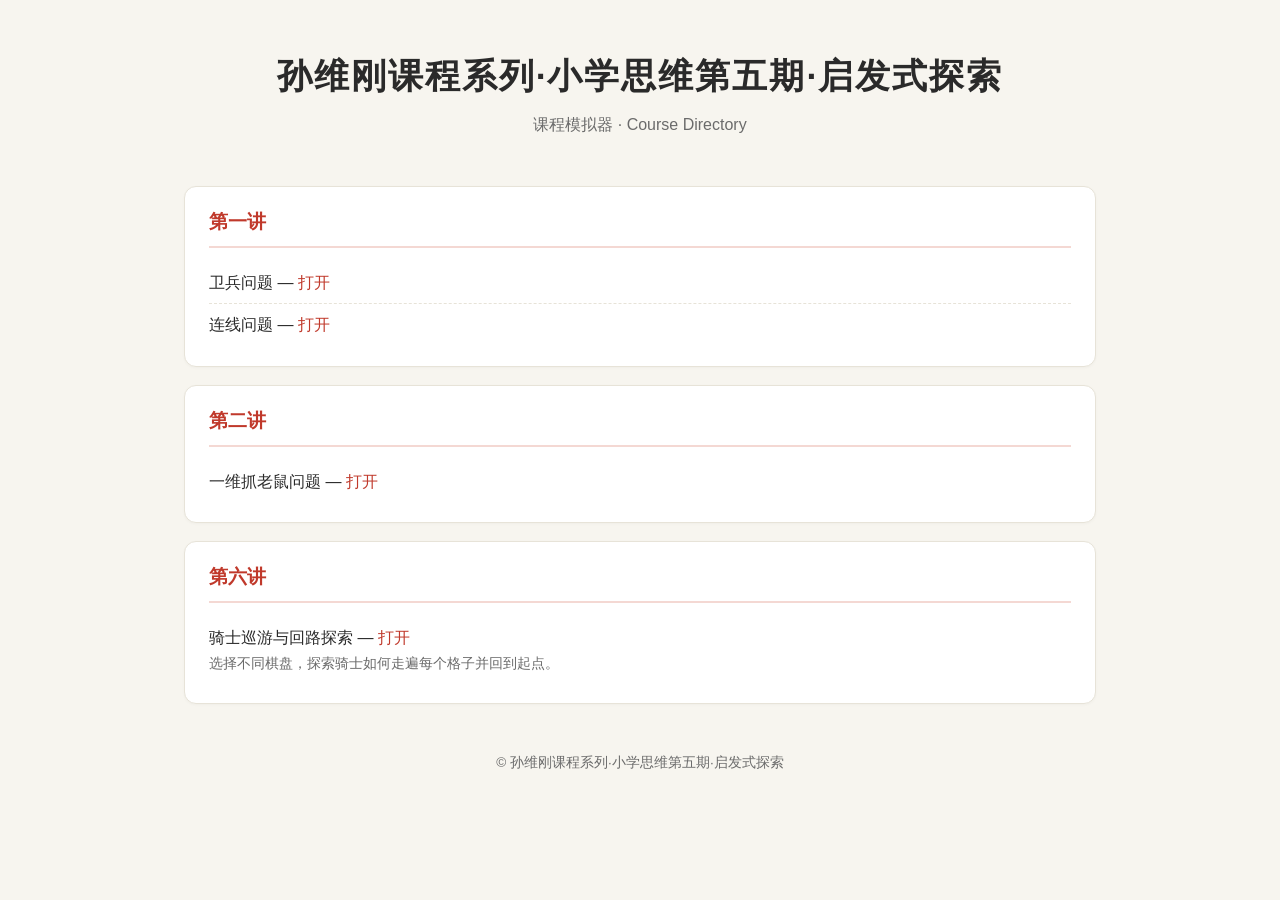
<file: index.html>
<!DOCTYPE html>
<html lang="zh-CN">
<head>
<meta charset="UTF-8">
<meta name="viewport" content="width=device-width, initial-scale=1.0">
<title>孙维刚课程系列·小学思维第五期·启发式探索</title>
<style>
  :root {
    --bg: #f7f5ef;
    --card: #ffffff;
    --ink: #2a2a2a;
    --muted: #6b6b6b;
    --accent: #c0392b;
    --accent-soft: #f4d8d3;
    --border: #e7e3d8;
  }
  * { box-sizing: border-box; }
  html, body {
    margin: 0;
    padding: 0;
    background: var(--bg);
    color: var(--ink);
    font-family: -apple-system, BlinkMacSystemFont, "PingFang SC", "Hiragino Sans GB", "Microsoft YaHei", sans-serif;
    line-height: 1.6;
  }
  .wrap {
    max-width: 960px;
    margin: 0 auto;
    padding: 48px 24px 80px;
  }
  header {
    text-align: center;
    margin-bottom: 48px;
  }
  header h1 {
    font-size: 2.2rem;
    margin: 0 0 8px;
    letter-spacing: 2px;
  }
  header p {
    color: var(--muted);
    margin: 0;
    font-size: 1rem;
  }
  .lesson {
    background: var(--card);
    border: 1px solid var(--border);
    border-radius: 12px;
    padding: 20px 24px;
    margin-bottom: 18px;
    box-shadow: 0 1px 3px rgba(0,0,0,0.03);
  }
  .lesson h2 {
    margin: 0 0 14px;
    font-size: 1.2rem;
    color: var(--accent);
    border-bottom: 2px solid var(--accent-soft);
    padding-bottom: 8px;
    display: flex;
    align-items: baseline;
    gap: 10px;
  }
  .lesson h2 .num {
    font-weight: 700;
  }
  .lesson h2 .title {
    color: var(--ink);
    font-weight: 500;
    font-size: 1rem;
  }
  ul.items {
    list-style: none;
    margin: 0;
    padding: 0;
  }
  ul.items li {
    padding: 8px 0;
    border-bottom: 1px dashed var(--border);
    display: flex;
    align-items: baseline;
    gap: 12px;
    flex-wrap: wrap;
  }
  ul.items li:last-child { border-bottom: none; }
  ul.items li .name {
    flex: 1 1 auto;
    min-width: 0;
  }
  ul.items li a {
    color: var(--accent);
    text-decoration: none;
    font-weight: 500;
  }
  ul.items li a:hover {
    text-decoration: underline;
  }
  ul.items li .note {
    display: block;
    color: var(--muted);
    font-size: 0.88rem;
    margin-top: 2px;
  }
  ul.items li.todo {
    color: var(--muted);
    font-style: italic;
  }
  footer {
    text-align: center;
    color: var(--muted);
    font-size: 0.85rem;
    margin-top: 48px;
  }
  @media (max-width: 600px) {
    .wrap { padding: 28px 16px 60px; }
    header h1 { font-size: 1.6rem; }
    .lesson { padding: 16px 18px; }
  }
</style>
</head>
<body>
<div class="wrap">
  <header>
    <h1>孙维刚课程系列·小学思维第五期·启发式探索</h1>
    <p>课程模拟器 · Course Directory</p>
  </header>

  <section class="lesson">
    <h2><span class="num">第一讲</span></h2>
    <ul class="items">
      <li><span class="name">卫兵问题 — <a href="guard-soldier/">打开</a></span></li>
      <li><span class="name">连线问题 — <a href="connect-pairs/">打开</a></span></li>
    </ul>
  </section>

  <section class="lesson">
    <h2><span class="num">第二讲</span></h2>
    <ul class="items">
      <li><span class="name">一维抓老鼠问题 — <a href="catch-mouse-1D/">打开</a></span></li>
    </ul>
  </section>

  <section class="lesson">
    <h2><span class="num">第六讲</span></h2>
    <ul class="items">
      <li>
        <span class="name">
          骑士巡游与回路探索 — <a href="knight-tour/">打开</a>
          <span class="note">选择不同棋盘，探索骑士如何走遍每个格子并回到起点。</span>
        </span>
      </li>
    </ul>
  </section>

  <footer>
    © 孙维刚课程系列·小学思维第五期·启发式探索
  </footer>
</div>
</body>
</html>
</file>
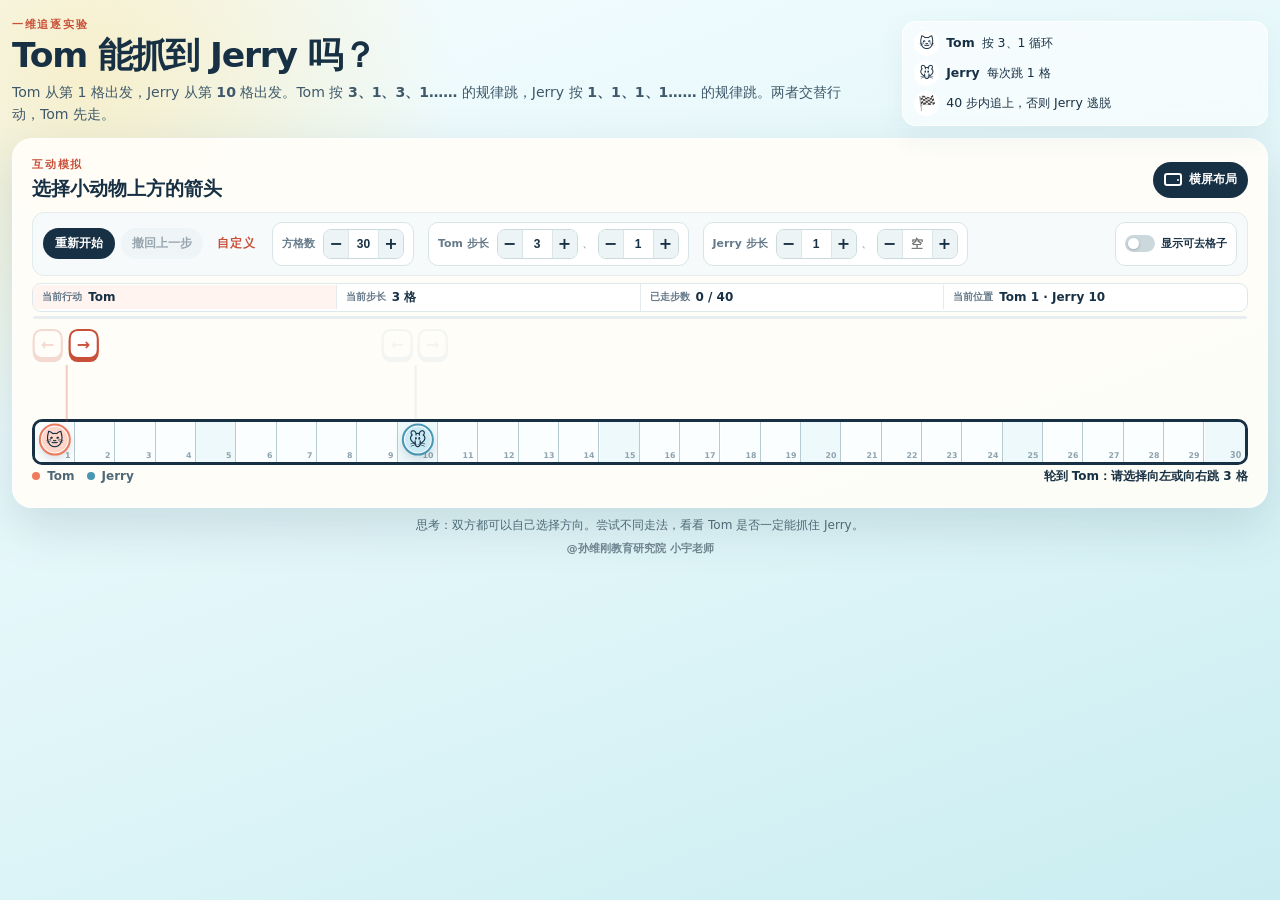
<file: catch-mouse-1D/index.html>
<!doctype html>
<html lang="zh-CN">
  <head>
    <meta charset="UTF-8" />
    <meta name="viewport" content="width=device-width, initial-scale=1.0" />
    <meta
      name="description"
      content="Tom 和 Jerry 在 30 个方格上的一维追逐互动模拟"
    />
    <title>Tom 追 Jerry - 一维追逐模拟</title>
    <link rel="stylesheet" href="style.css" />
  </head>
  <body>
    <main class="page-shell">
      <header class="hero">
        <div class="hero-copy">
          <p class="eyebrow">一维追逐实验</p>
          <h1>Tom 能抓到 Jerry 吗？</h1>
          <p class="intro">
            Tom 从第 1 格出发，Jerry 从第 <strong id="introJerryStart">10</strong>
            格出发。Tom 按 <strong id="introTomPattern">3、1、3、1……</strong>
            的规律跳，Jerry 按
            <strong id="introJerryPattern">1、1、1、1……</strong>
            的规律跳。两者交替行动，Tom 先走。
          </p>
        </div>
        <div class="rules" aria-label="游戏规则">
          <div><span>🐱</span><b>Tom</b> <i id="tomRule">按 3、1 循环</i></div>
          <div><span>🐭</span><b>Jerry</b> <i id="jerryRule">每次跳 1 格</i></div>
          <div><span>🏁</span>40 步内追上，否则 Jerry 逃脱</div>
        </div>
      </header>

      <section class="game-card" aria-labelledby="game-title">
        <div class="game-toolbar">
          <div>
            <p class="section-kicker">互动模拟</p>
            <h2 id="game-title">选择小动物上方的箭头</h2>
          </div>
          <button
            class="orientation-button"
            id="orientationButton"
            type="button"
            aria-pressed="false"
            aria-label="切换为横屏布局"
          >
            <span class="orientation-icon" aria-hidden="true"></span>
            <span id="orientationButtonText">横屏布局</span>
          </button>
        </div>

        <form class="settings-panel" id="settingsForm">
          <div class="game-actions">
            <button class="reset-button" id="resetButton" type="button">
              重新开始
            </button>
            <button class="undo-button" id="undoButton" type="button" disabled>
              撤回上一步
            </button>
          </div>

          <span class="custom-label">自定义</span>

          <div class="setting-group" role="group" aria-label="方格数">
            <span class="setting-title">方格数</span>
            <div class="number-stepper">
              <button type="button" data-step-target="cellCountInput" data-delta="-1" aria-label="减少方格数">−</button>
              <input id="cellCountInput" type="number" min="5" max="40" value="30" readonly />
              <button type="button" data-step-target="cellCountInput" data-delta="1" aria-label="增加方格数">+</button>
            </div>
          </div>

          <div class="setting-group" role="group" aria-label="Tom 步长">
            <span class="setting-title">Tom 步长</span>
            <div class="pattern-steppers">
              <div class="number-stepper">
                <button type="button" data-step-target="tomStepA" data-delta="-1" aria-label="减少 Tom 第一个步长">−</button>
                <input id="tomStepA" aria-label="Tom 第一个步长" type="number" min="1" max="40" value="3" readonly />
                <button type="button" data-step-target="tomStepA" data-delta="1" aria-label="增加 Tom 第一个步长">+</button>
              </div>
              <span class="pattern-separator">、</span>
              <div class="number-stepper">
                <button type="button" data-step-target="tomStepB" data-delta="-1" aria-label="减少 Tom 第二个步长">−</button>
                <input id="tomStepB" aria-label="Tom 第二个步长" type="number" min="1" max="40" value="1" data-optional="true" readonly />
                <button type="button" data-step-target="tomStepB" data-delta="1" aria-label="增加 Tom 第二个步长">+</button>
              </div>
            </div>
          </div>

          <div class="setting-group" role="group" aria-label="Jerry 步长">
            <span class="setting-title">Jerry 步长</span>
            <div class="pattern-steppers">
              <div class="number-stepper">
                <button type="button" data-step-target="jerryStepA" data-delta="-1" aria-label="减少 Jerry 第一个步长">−</button>
                <input id="jerryStepA" aria-label="Jerry 第一个步长" type="number" min="1" max="40" value="1" readonly />
                <button type="button" data-step-target="jerryStepA" data-delta="1" aria-label="增加 Jerry 第一个步长">+</button>
              </div>
              <span class="pattern-separator">、</span>
              <div class="number-stepper">
                <button type="button" data-step-target="jerryStepB" data-delta="-1" aria-label="减少 Jerry 第二个步长">−</button>
                <input id="jerryStepB" aria-label="Jerry 第二个步长，可留空" type="number" min="1" max="40" data-optional="true" placeholder="空" readonly />
                <button type="button" data-step-target="jerryStepB" data-delta="1" aria-label="增加 Jerry 第二个步长">+</button>
              </div>
            </div>
          </div>

          <div class="setting-group target-setting">
            <label class="toggle-setting">
              <input id="showTargetsInput" type="checkbox" />
              <span class="toggle-track" aria-hidden="true"></span>
              <span>显示可去格子</span>
            </label>
          </div>
        </form>

        <div class="status-grid" aria-live="polite">
          <div class="status-item active-status">
            <span>当前行动</span>
            <strong id="turnDisplay">Tom</strong>
          </div>
          <div class="status-item">
            <span>当前步长</span>
            <strong id="jumpDisplay">3 格</strong>
          </div>
          <div class="status-item">
            <span>已走步数</span>
            <strong><span id="stepDisplay">0</span> / 40</strong>
          </div>
          <div class="status-item">
            <span>当前位置</span>
            <strong id="positionDisplay">Tom 1 · Jerry 10</strong>
          </div>
        </div>

        <div class="progress-track" aria-hidden="true">
          <div class="progress-fill" id="progressFill"></div>
        </div>
        <p class="action-notice" id="actionNotice" role="alert" hidden></p>

        <div class="board-viewport" id="boardViewport">
          <div class="board-stage">
            <div class="controls-layer" id="controlsLayer"></div>
            <div class="board" id="board" aria-label="30 格追逐棋盘"></div>
          </div>
        </div>

        <div class="legend">
          <span><i class="legend-dot tom-dot"></i>Tom</span>
          <span><i class="legend-dot jerry-dot"></i>Jerry</span>
          <span class="hint" id="hintText">轮到 Tom：请选择向左或向右跳 3 格</span>
        </div>

        <div class="message-panel" id="messagePanel" hidden>
          <div class="message-icon" id="messageIcon">🎉</div>
          <div>
            <p class="message-title" id="messageTitle"></p>
            <p class="message-copy" id="messageCopy"></p>
          </div>
          <button id="playAgainButton" type="button">再玩一次</button>
        </div>

        <ol class="history" id="historyList" aria-label="行动记录"></ol>
      </section>

      <p class="footer-note">
        思考：双方都可以自己选择方向。尝试不同走法，看看 Tom 是否一定能抓住
        Jerry。
      </p>
      <footer class="site-credit">@孙维刚教育研究院 小宇老师</footer>
    </main>

    <script src="script.js"></script>
  </body>
</html>
</file>
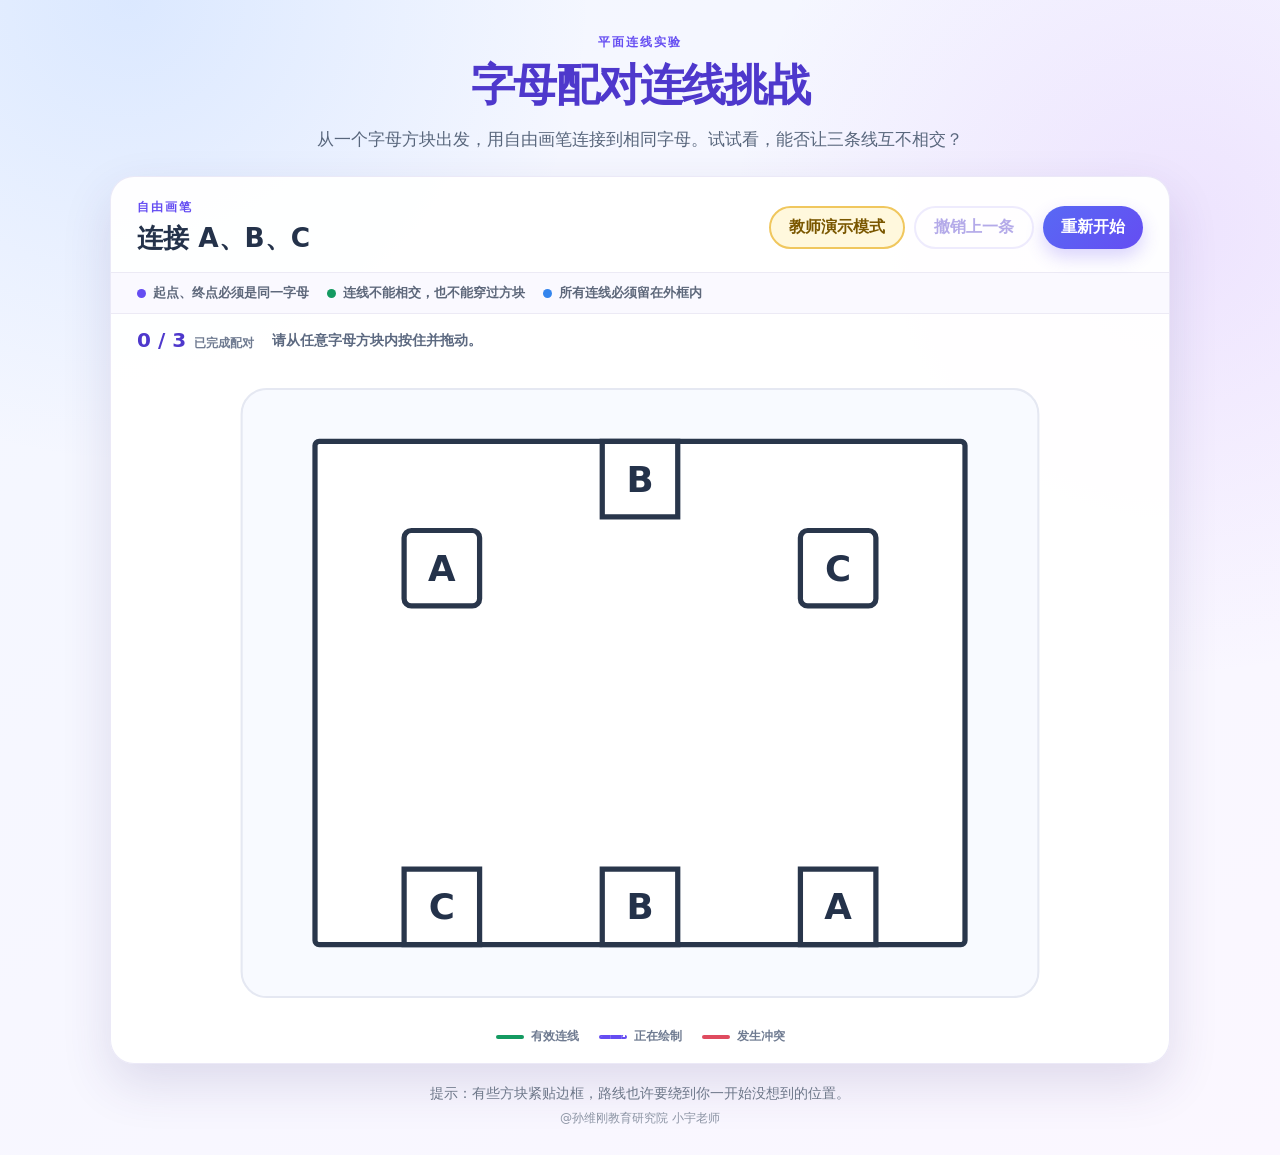
<file: connect-pairs/index.html>
<!doctype html>
<html lang="zh-CN">
  <head>
    <meta charset="UTF-8" />
    <meta name="viewport" content="width=device-width, initial-scale=1.0" />
    <meta
      name="description"
      content="用自由画线连接相同字母，并实时判断连线是否交叉、越界或穿过方块"
    />
    <title>字母配对连线挑战</title>
    <link rel="stylesheet" href="style.css" />
  </head>
  <body>
    <main class="page-shell">
      <header class="hero">
        <p class="eyebrow">平面连线实验</p>
        <h1>字母配对连线挑战</h1>
        <p class="intro">
          从一个字母方块出发，用自由画笔连接到相同字母。试试看，能否让三条线互不相交？
        </p>
      </header>

      <section class="tool-card" aria-labelledby="board-title">
        <div class="toolbar">
          <div>
            <p class="section-kicker">自由画笔</p>
            <h2 id="board-title">连接 A、B、C</h2>
          </div>

          <div class="actions">
            <button id="teacherModeButton" class="teacher-button" type="button">
              教师演示模式
            </button>
            <button id="undoButton" class="secondary-button" type="button" disabled>
              撤销上一条
            </button>
            <button id="resetButton" class="primary-button" type="button">
              重新开始
            </button>
          </div>
        </div>

        <div class="rules">
          <span><i class="rule-dot same"></i>起点、终点必须是同一字母</span>
          <span><i class="rule-dot clear"></i>连线不能相交，也不能穿过方块</span>
          <span><i class="rule-dot inside"></i>所有连线必须留在外框内</span>
        </div>

        <div class="status-row" aria-live="polite">
          <div class="progress">
            <strong id="progressCount">0 / 3</strong>
            <span>已完成配对</span>
          </div>
          <span id="teacherBadge" class="teacher-badge" hidden>教师演示中</span>
          <p id="statusMessage" class="status-message">
            请从任意字母方块内按住并拖动。
          </p>
        </div>

        <div class="board-wrap">
          <svg
            id="drawingBoard"
            class="drawing-board"
            viewBox="0 0 800 620"
            role="application"
            aria-label="字母配对自由连线画板"
          >
            <rect class="board-background" x="20" y="20" width="760" height="580" rx="24" />
            <rect class="frame" x="90" y="70" width="620" height="480" rx="4" />

            <g id="completedLines" class="completed-lines"></g>
            <g id="previewLayer" class="preview-layer"></g>

            <g class="blocks" aria-hidden="true">
              <g class="letter-block" data-id="A-top" data-letter="A">
                <rect x="175" y="155" width="72" height="72" rx="7" />
                <text x="211" y="191">A</text>
              </g>
              <g class="letter-block edge-top" data-id="B-top" data-letter="B">
                <rect x="364" y="70" width="72" height="72" rx="0" />
                <text x="400" y="106">B</text>
              </g>
              <g class="letter-block" data-id="C-top" data-letter="C">
                <rect x="553" y="155" width="72" height="72" rx="7" />
                <text x="589" y="191">C</text>
              </g>
              <g class="letter-block edge-bottom" data-id="C-bottom" data-letter="C">
                <rect x="175" y="478" width="72" height="72" rx="0" />
                <text x="211" y="514">C</text>
              </g>
              <g class="letter-block edge-bottom" data-id="B-bottom" data-letter="B">
                <rect x="364" y="478" width="72" height="72" rx="0" />
                <text x="400" y="514">B</text>
              </g>
              <g class="letter-block edge-bottom" data-id="A-bottom" data-letter="A">
                <rect x="553" y="478" width="72" height="72" rx="0" />
                <text x="589" y="514">A</text>
              </g>
            </g>
          </svg>
        </div>

        <div class="legend" aria-label="连线状态图例">
          <span><i class="line-sample valid"></i>有效连线</span>
          <span><i class="line-sample drawing"></i>正在绘制</span>
          <span><i class="line-sample invalid"></i>发生冲突</span>
        </div>

        <div id="successPanel" class="success-panel" hidden>
          <strong>挑战成功！</strong>
          <span>三组字母都已连接，并且连线互不相交。</span>
        </div>
      </section>

      <dialog id="teacherDialog" class="teacher-dialog">
        <form id="teacherForm" method="dialog">
          <button
            id="closeTeacherDialog"
            class="dialog-close"
            type="button"
            aria-label="关闭"
          >×</button>
          <p class="section-kicker">教师功能</p>
          <h2>开启演示模式</h2>
          <p class="dialog-copy">
            课后提供密码解锁教师模式。
          </p>
          <label for="teacherPassword">请输入教师密码</label>
          <input
            id="teacherPassword"
            type="text"
            autocomplete="off"
            placeholder="教师密码"
          />
          <p id="passwordError" class="password-error" role="alert" hidden>
            密码不正确，请重新输入。
          </p>
          <button class="primary-button dialog-submit" type="submit">
            开启演示模式
          </button>
        </form>
      </dialog>

      <footer>
        <p>提示：有些方块紧贴边框，路线也许要绕到你一开始没想到的位置。</p>
        <p class="site-credit">@孙维刚教育研究院 小宇老师</p>
      </footer>
    </main>

    <script src="script.js"></script>
  </body>
</html>
</file>
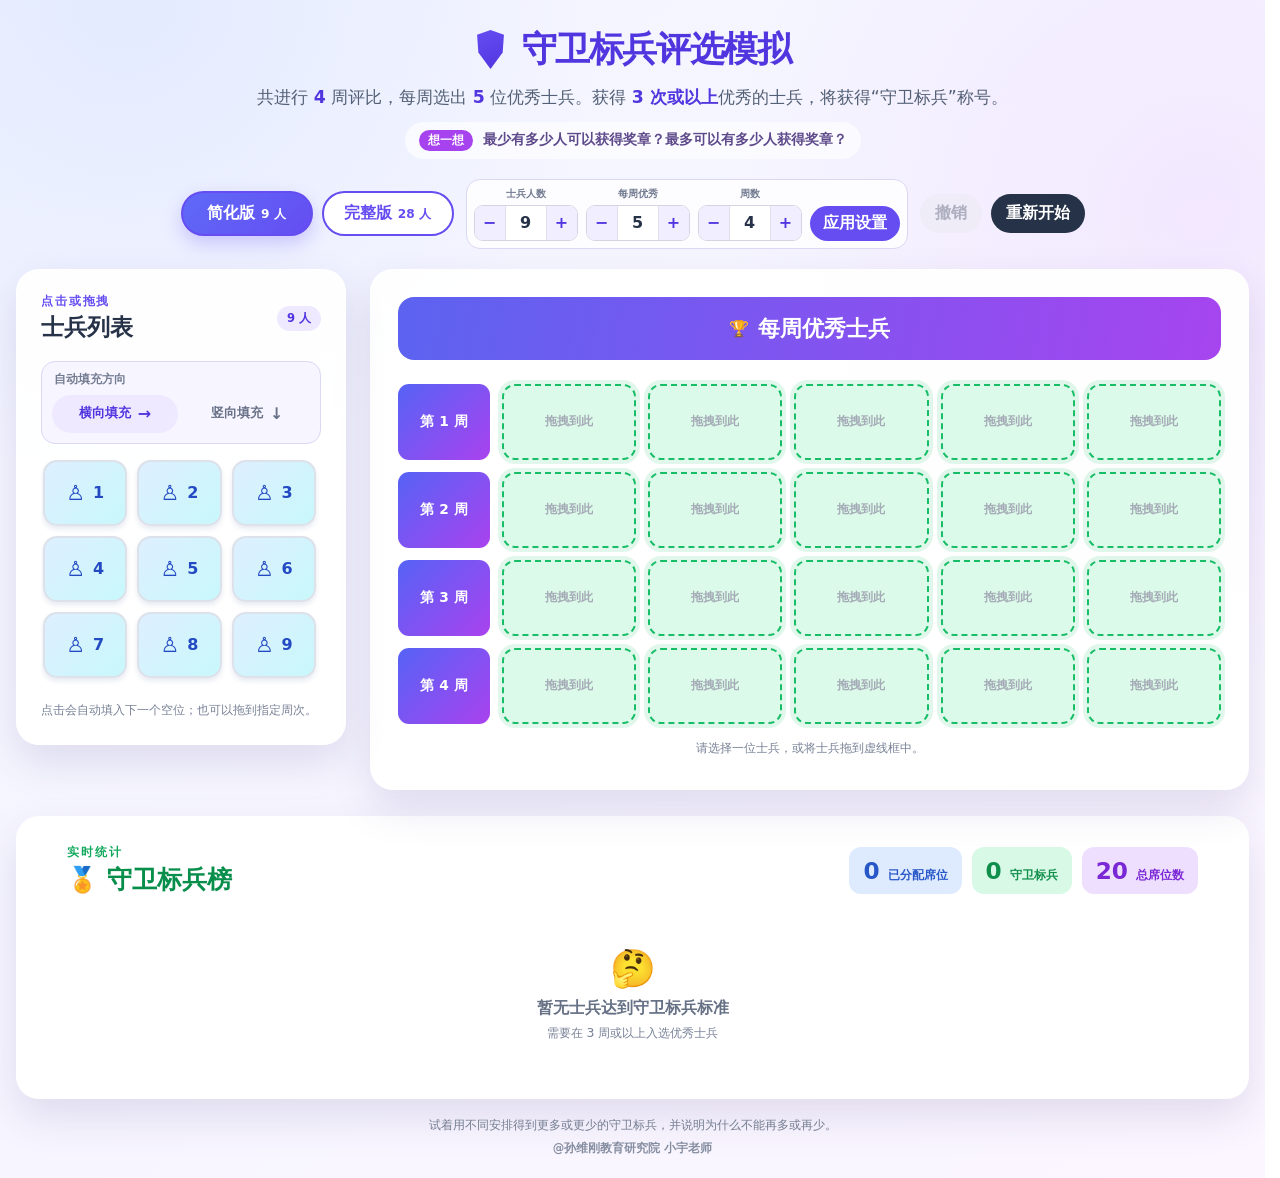
<file: guard-soldier/index.html>
<!doctype html>
<html lang="zh-CN">
  <head>
    <meta charset="UTF-8" />
    <meta name="viewport" content="width=device-width, initial-scale=1.0" />
    <meta
      name="description"
      content="通过安排四周优秀士兵名单，探索守卫标兵人数的最小值与最大值"
    />
    <title>守卫标兵评选模拟</title>
    <link rel="stylesheet" href="style.css" />
  </head>
  <body>
    <main class="page-shell">
      <header class="hero">
        <div class="title-row">
          <span class="shield" aria-hidden="true"></span>
          <div>
            <h1>守卫标兵评选模拟</h1>
          </div>
        </div>
        <p class="intro">
          共进行 <strong id="introWeekCount">4</strong> 周评比，每周选出
          <strong id="introPickCount">5</strong> 位优秀士兵。获得
          <strong>3 次或以上</strong>优秀的士兵，将获得“守卫标兵”称号。
        </p>
        <div class="question">
          <span>想一想</span>
          最少有多少人可以获得奖章？最多可以有多少人获得奖章？
        </div>
      </header>

      <section class="toolbar" aria-label="游戏设置">
        <div class="mode-group" role="group" aria-label="快捷设置">
          <button class="mode-button active" type="button" data-count="9">
            简化版 <small>9 人</small>
          </button>
          <button class="mode-button" type="button" data-count="28">
            完整版 <small>28 人</small>
          </button>
        </div>

        <form
          class="custom-settings"
          id="customSettings"
          aria-label="自定义评选设置"
        >
          <div class="custom-setting">
            <span>士兵人数</span>
            <div class="number-stepper">
              <button
                type="button"
                data-step-target="participantCountInput"
                data-delta="-1"
                aria-label="减少士兵人数"
              >−</button>
              <input
                id="participantCountInput"
                type="number"
                min="1"
                max="60"
                value="9"
                readonly
              />
              <button
                type="button"
                data-step-target="participantCountInput"
                data-delta="1"
                aria-label="增加士兵人数"
              >+</button>
            </div>
          </div>
          <div class="custom-setting">
            <span>每周优秀</span>
            <div class="number-stepper">
              <button
                type="button"
                data-step-target="picksPerWeekInput"
                data-delta="-1"
                aria-label="减少每周优秀人数"
              >−</button>
              <input
                id="picksPerWeekInput"
                type="number"
                min="1"
                max="20"
                value="5"
                readonly
              />
              <button
                type="button"
                data-step-target="picksPerWeekInput"
                data-delta="1"
                aria-label="增加每周优秀人数"
              >+</button>
            </div>
          </div>
          <div class="custom-setting">
            <span>周数</span>
            <div class="number-stepper">
              <button
                type="button"
                data-step-target="weekCountInput"
                data-delta="-1"
                aria-label="减少周数"
              >−</button>
              <input
                id="weekCountInput"
                type="number"
                min="1"
                max="12"
                value="4"
                readonly
              />
              <button
                type="button"
                data-step-target="weekCountInput"
                data-delta="1"
                aria-label="增加周数"
              >+</button>
            </div>
          </div>
          <button class="apply-button" type="submit">应用设置</button>
        </form>

        <div class="action-buttons">
          <button id="undoButton" class="secondary-button" type="button" disabled>
            撤销
          </button>
          <button id="resetButton" class="reset-button" type="button">
            重新开始
          </button>
        </div>
      </section>

      <div class="workspace">
        <aside class="soldier-panel" aria-labelledby="soldier-title">
          <div class="panel-heading">
            <div>
              <p class="section-kicker">点击或拖拽</p>
              <h2 id="soldier-title">士兵列表</h2>
            </div>
            <span id="soldierCount" class="count-pill">9 人</span>
          </div>
          <div
            class="fill-options panel-fill-options"
            role="radiogroup"
            aria-labelledby="fill-direction-title"
          >
            <p id="fill-direction-title" class="fill-options-title">
              自动填充方向
            </p>
            <label>
              <input type="radio" name="fillOrder" value="row" checked />
              <span>横向填充 <b aria-hidden="true">→</b></span>
            </label>
            <label>
              <input type="radio" name="fillOrder" value="column" />
              <span>竖向填充 <b aria-hidden="true">↓</b></span>
            </label>
          </div>
          <div class="soldier-list" id="soldierList"></div>
          <p class="panel-tip">
            点击会自动填入下一个空位；也可以拖到指定周次。
          </p>
        </aside>

        <section class="selection-panel" aria-labelledby="selection-title">
          <div class="selection-title">
            <span aria-hidden="true">🏆</span>
            <h2 id="selection-title">每周优秀士兵</h2>
          </div>

          <div class="board-scroller">
            <div class="selection-board" id="selectionBoard"></div>
          </div>

          <p class="board-help" id="boardHelp" aria-live="polite">
            请选择一位士兵，或将士兵拖到虚线框中。
          </p>
        </section>
      </div>

      <section class="result-panel" aria-labelledby="result-title">
        <div class="result-heading">
          <div>
            <p class="section-kicker green">实时统计</p>
            <h2 id="result-title"><span aria-hidden="true">🏅</span> 守卫标兵榜</h2>
          </div>
          <div class="stats" aria-label="当前统计">
            <div><strong id="assignedCount">0</strong><span>已分配席位</span></div>
            <div class="green-stat">
              <strong id="winnerCount">0</strong><span>守卫标兵</span>
            </div>
            <div class="purple-stat">
              <strong id="totalSlotCount">20</strong><span>总席位数</span>
            </div>
          </div>
        </div>

        <div class="result-content" id="resultContent" aria-live="polite"></div>
        <p class="highlight-tip" id="highlightTip" hidden>
          点击标兵卡片，可以高亮他在每周榜单中的位置。
        </p>
      </section>

      <footer>
        <p>试着用不同安排得到更多或更少的守卫标兵，并说明为什么不能再多或再少。</p>
        <p class="site-credit">@孙维刚教育研究院 小宇老师</p>
      </footer>
    </main>

    <script src="script.js"></script>
  </body>
</html>
</file>
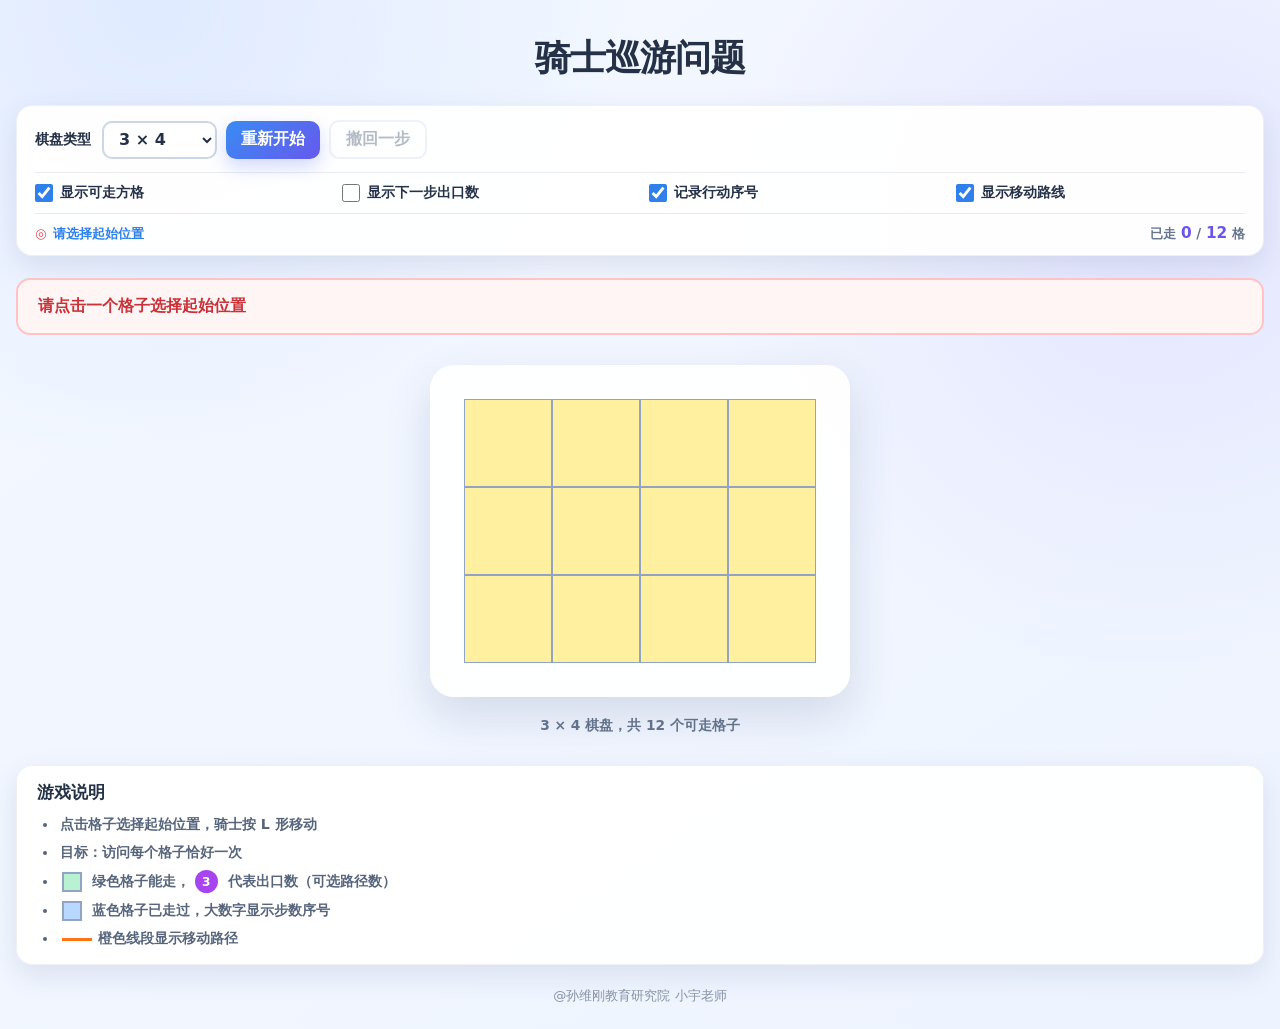
<file: knight-tour/index.html>
<!doctype html>
<html lang="zh-CN">
  <head>
    <meta charset="UTF-8" />
    <meta name="viewport" content="width=device-width, initial-scale=1.0" />
    <meta
      name="description"
      content="选择不同棋盘，逐步探索骑士巡游与骑士回路"
    />
    <title>骑士巡游问题</title>
    <link rel="stylesheet" href="style.css" />
  </head>
  <body>
    <main class="page-shell">
      <header class="hero">
        <h1>骑士巡游问题</h1>
      </header>

      <section class="control-card" aria-label="探索设置">
        <div class="primary-controls">
          <label for="boardType">棋盘类型</label>
          <select id="boardType">
            <option value="3x4">3 × 4</option>
            <option value="5x5">5 × 5</option>
            <option value="8x8">8 × 8</option>
            <option value="cross">十字形</option>
          </select>
          <button id="resetButton" class="primary-button" type="button">
            重新开始
          </button>
          <button id="undoButton" class="secondary-button" type="button" disabled>
            撤回一步
          </button>
        </div>

        <div class="display-options">
          <label>
            <input id="showMoves" type="checkbox" checked />
            <span>显示可走方格</span>
          </label>
          <label>
            <input id="showDegrees" type="checkbox" />
            <span>显示下一步出口数</span>
          </label>
          <label>
            <input id="showOrder" type="checkbox" checked />
            <span>记录行动序号</span>
          </label>
          <label>
            <input id="showPath" type="checkbox" checked />
            <span>显示移动路线</span>
          </label>
        </div>

        <div class="progress-row">
          <p id="phaseText" class="phase-text">请选择起始位置</p>
          <p class="progress-text">
            已走 <strong id="visitedCount">0</strong> /
            <strong id="totalCount">12</strong> 格
          </p>
        </div>
      </section>

      <p id="statusMessage" class="status-message" role="status" aria-live="polite">
        请点击一个格子选择起始位置
      </p>

      <section class="board-section" aria-label="骑士巡游棋盘">
        <div class="board-card">
          <div id="board" class="board" role="grid"></div>
          <svg id="pathLayer" class="path-layer" aria-hidden="true"></svg>
        </div>
        <p id="boardSizeNote" class="board-note"></p>
      </section>

      <section class="guide-card" aria-labelledby="guide-title">
        <h2 id="guide-title">游戏说明</h2>
        <ul class="guide-list">
          <li>点击格子选择起始位置，骑士按 L 形移动</li>
          <li>目标：访问每个格子恰好一次</li>
          <li>
            <i class="sample available"></i>
            绿色格子能走，<i class="degree-sample">3</i>
            代表出口数（可选路径数）
          </li>
          <li>
            <i class="sample visited"></i>
            蓝色格子已走过，大数字显示步数序号
          </li>
          <li><i class="line-sample"></i>橙色线段显示移动路径</li>
        </ul>
      </section>

      <footer>@孙维刚教育研究院 小宇老师</footer>
    </main>

    <script src="script.js"></script>
  </body>
</html>
</file>
<file: catch-mouse-1D/style.css>
:root {
  --ink: #183044;
  --muted: #657989;
  --paper: #fffdf8;
  --sky: #dff5f8;
  --sky-deep: #bde9ef;
  --tom: #ee7b5c;
  --tom-dark: #c95038;
  --jerry: #4997b5;
  --jerry-dark: #28728e;
  --line: #b7cbd2;
  --yellow: #ffd66b;
  --shadow: 0 18px 50px rgba(39, 79, 94, 0.16);
}

* {
  box-sizing: border-box;
}

body {
  min-width: 320px;
  margin: 0;
  overflow-x: hidden;
  color: var(--ink);
  background:
    radial-gradient(circle at 7% 8%, rgba(255, 214, 107, 0.34), transparent 23rem),
    linear-gradient(160deg, #f5fdff 0%, #dff5f8 58%, #caedf1 100%);
  font-family:
    "Nunito", "PingFang SC", "Microsoft YaHei", system-ui, -apple-system,
    BlinkMacSystemFont, sans-serif;
  min-height: 100vh;
}

button {
  font: inherit;
}

.page-shell {
  width: min(1600px, calc(100% - 24px));
  margin: 0 auto;
  padding: 18px 0;
}

.hero {
  display: grid;
  grid-template-columns: 1.55fr 0.65fr;
  gap: 18px;
  align-items: end;
  margin-bottom: 12px;
}

.eyebrow,
.section-kicker {
  margin: 0 0 4px;
  color: var(--tom-dark);
  font-size: 0.68rem;
  font-weight: 900;
  letter-spacing: 0.16em;
  text-transform: uppercase;
}

h1 {
  margin: 0;
  font-size: clamp(1.65rem, 2.7vw, 2.7rem);
  line-height: 1.1;
  letter-spacing: -0.035em;
}

.intro {
  max-width: 850px;
  margin: 8px 0 0;
  color: #3f596a;
  font-size: clamp(0.78rem, 1.1vw, 0.96rem);
  line-height: 1.55;
}

.rules {
  display: grid;
  gap: 5px;
  padding: 9px 11px;
  border: 1px solid rgba(255, 255, 255, 0.9);
  border-radius: 14px;
  background: rgba(255, 255, 255, 0.55);
  box-shadow: 0 10px 28px rgba(66, 111, 125, 0.08);
  backdrop-filter: blur(10px);
}

.rules div {
  display: flex;
  gap: 7px;
  align-items: center;
  font-size: 0.78rem;
  line-height: 1.45;
}

.rules i {
  font-style: normal;
}

.rules span {
  display: grid;
  width: 25px;
  height: 25px;
  place-items: center;
  border-radius: 50%;
  background: #fff;
  font-size: 0.9rem;
}

.game-card {
  padding: clamp(12px, 1.5vw, 20px);
  overflow: hidden;
  border: 1px solid rgba(255, 255, 255, 0.85);
  border-radius: 20px;
  background: rgba(255, 253, 248, 0.94);
  box-shadow: var(--shadow);
}

.game-toolbar {
  display: flex;
  gap: 16px;
  align-items: center;
  justify-content: space-between;
}

h2 {
  margin: 0;
  font-size: clamp(1rem, 1.5vw, 1.3rem);
}

.reset-button,
.undo-button,
.orientation-button,
.message-panel button {
  border: 0;
  border-radius: 999px;
  color: #fff;
  background: var(--ink);
  cursor: pointer;
  font-weight: 800;
  transition:
    transform 160ms ease,
    box-shadow 160ms ease;
}

.reset-button {
  padding: 7px 12px;
  font-size: 0.78rem;
}

.reset-button:hover,
.undo-button:hover:not(:disabled),
.orientation-button:hover,
.message-panel button:hover {
  transform: translateY(-2px);
  box-shadow: 0 8px 18px rgba(24, 48, 68, 0.2);
}

.orientation-button {
  display: inline-flex;
  flex: 0 0 auto;
  gap: 7px;
  align-items: center;
  min-height: 36px;
  padding: 7px 11px;
  font-size: 0.72rem;
}

.orientation-icon {
  position: relative;
  display: block;
  width: 18px;
  height: 13px;
  border: 2px solid currentColor;
  border-radius: 3px;
  transition: transform 180ms ease;
}

.orientation-icon::after {
  position: absolute;
  top: 50%;
  right: 1px;
  width: 2px;
  height: 2px;
  transform: translateY(-50%);
  border-radius: 50%;
  background: currentColor;
  content: "";
}

.orientation-button[aria-pressed="true"] .orientation-icon {
  transform: rotate(90deg);
}

.settings-panel {
  display: flex;
  gap: 14px;
  align-items: stretch;
  margin-top: 10px;
  padding: 9px 10px;
  border: 1px solid #e2ebed;
  border-radius: 12px;
  background: #f6fafb;
}

.game-actions {
  display: flex;
  flex: 0 0 auto;
  gap: 6px;
  align-items: center;
}

.undo-button {
  padding: 7px 11px;
  color: var(--ink);
  background: #e5eef0;
  font-size: 0.75rem;
}

.undo-button:disabled {
  cursor: not-allowed;
  opacity: 0.42;
}

.custom-label {
  display: flex;
  flex: 0 0 auto;
  align-items: center;
  padding-right: 2px;
  color: var(--tom-dark);
  font-size: 0.72rem;
  font-weight: 900;
  letter-spacing: 0.08em;
  white-space: nowrap;
}

.setting-group {
  display: flex;
  flex: 0 0 auto;
  gap: 8px;
  align-items: center;
  padding: 6px 9px;
  border: 1px solid #d8e4e7;
  border-radius: 10px;
  background: #fff;
}

.setting-title {
  color: var(--muted);
  font-size: 0.68rem;
  font-weight: 800;
  white-space: nowrap;
}

.number-stepper {
  display: grid;
  grid-template-columns: 24px 31px 24px;
  overflow: hidden;
  border: 1px solid #cbdadd;
  border-radius: 8px;
  background: #fff;
}

.number-stepper button {
  display: grid;
  height: 28px;
  padding: 0;
  place-items: center;
  border: 0;
  color: var(--ink);
  background: #edf4f5;
  cursor: pointer;
  font-size: 1rem;
  font-weight: 900;
}

.number-stepper button:hover {
  color: #fff;
  background: var(--jerry);
}

.number-stepper input {
  width: 31px;
  height: 28px;
  padding: 0;
  border: 0;
  border-right: 1px solid #dce6e8;
  border-left: 1px solid #dce6e8;
  color: var(--ink);
  background: #fff;
  font-size: 0.75rem;
  font-weight: 800;
  text-align: center;
  appearance: textfield;
}

.number-stepper input::-webkit-inner-spin-button,
.number-stepper input::-webkit-outer-spin-button {
  margin: 0;
  appearance: none;
}

.pattern-steppers {
  display: flex;
  gap: 4px;
  align-items: center;
}

.pattern-separator {
  color: #82949e;
  font-size: 0.72rem;
}

.toggle-setting {
  display: inline-flex;
  gap: 6px;
  align-items: center;
  min-height: 28px;
  color: var(--ink);
  cursor: pointer;
  font-size: 0.7rem;
  font-weight: 800;
  white-space: nowrap;
}

.toggle-setting input {
  position: absolute;
  width: 1px;
  height: 1px;
  overflow: hidden;
  opacity: 0;
}

.toggle-track {
  position: relative;
  width: 30px;
  height: 17px;
  border-radius: 999px;
  background: #cbd8dc;
  transition: background 160ms ease;
}

.toggle-track::after {
  position: absolute;
  top: 3px;
  left: 3px;
  width: 11px;
  height: 11px;
  border-radius: 50%;
  background: #fff;
  box-shadow: 0 1px 3px rgba(24, 48, 68, 0.24);
  content: "";
  transition: transform 160ms ease;
}

.toggle-setting input:checked + .toggle-track {
  background: var(--jerry);
}

.toggle-setting input:checked + .toggle-track::after {
  transform: translateX(13px);
}

.toggle-setting input:focus-visible + .toggle-track {
  outline: 2px solid var(--jerry);
  outline-offset: 2px;
}

.target-setting {
  margin-left: auto;
}

.status-grid {
  display: flex;
  gap: 0;
  align-items: center;
  margin-top: 7px;
  overflow: hidden;
  border: 1px solid #dde8ea;
  border-radius: 9px;
  background: #fff;
}

.status-item {
  display: flex;
  flex: 1 1 0;
  gap: 6px;
  align-items: center;
  min-width: 0;
  padding: 5px 9px;
  border-right: 1px solid #e3ebed;
}

.status-item:last-child {
  border-right: 0;
}

.status-item > span {
  display: inline;
  margin: 0;
  color: var(--muted);
  font-size: 0.62rem;
  font-weight: 700;
  white-space: nowrap;
}

.status-item strong span {
  display: inline;
  color: inherit;
  font: inherit;
}

.status-item strong {
  display: block;
  overflow: hidden;
  font-size: 0.75rem;
  text-overflow: ellipsis;
  white-space: nowrap;
}

.active-status {
  background: #fff4ef;
}

.progress-track {
  height: 3px;
  margin: 4px 1px 0;
  overflow: hidden;
  border-radius: 999px;
  background: #e8eef0;
}

.progress-fill {
  width: 0;
  height: 100%;
  border-radius: inherit;
  background: linear-gradient(90deg, var(--tom), var(--yellow));
  transition: width 300ms ease;
}

.action-notice {
  margin: 6px 0 0;
  padding: 6px 9px;
  border: 1px solid #ef9a82;
  border-radius: 8px;
  color: #a43e29;
  background: #fff0eb;
  font-size: 0.72rem;
  font-weight: 800;
  text-align: center;
}

.action-notice[hidden] {
  display: none;
}

.board-viewport {
  width: 100%;
  margin: 10px 0 0;
  padding: 0;
  overflow: visible;
}

.board-stage {
  position: relative;
  width: min(100%, calc(var(--cell-count, 30) * 52px));
  margin: 0 auto;
  padding-top: clamp(82px, 7vw, 108px);
  container-type: inline-size;
}

.board {
  display: grid;
  grid-template-columns: repeat(var(--cell-count, 30), 1fr);
  overflow: hidden;
  border: 3px solid var(--ink);
  border-radius: 10px;
  background: #fff;
}

.cell {
  position: relative;
  aspect-ratio: 1;
  border-right: 1px solid var(--line);
  background: #fbfeff;
  container-type: inline-size;
}

.cell:nth-child(5n) {
  background: #eef9fb;
}

.cell.reachable {
  z-index: 1;
  background: #fff5c9;
  box-shadow: inset 0 0 0 3px var(--yellow);
}

.cell.reachable::before {
  position: absolute;
  top: 50%;
  left: 50%;
  width: 34%;
  aspect-ratio: 1;
  transform: translate(-50%, -50%);
  border-radius: 50%;
  background: var(--yellow);
  content: "";
  opacity: 0.75;
}

.cell:last-child {
  border-right: 0;
}

.cell-number {
  position: absolute;
  right: 10%;
  bottom: 6%;
  color: #8ea3ad;
  font-size: clamp(0.34rem, 20cqw, 0.66rem);
  font-weight: 800;
}

.animal {
  position: absolute;
  z-index: 3;
  top: 50%;
  left: 50%;
  display: grid;
  width: clamp(12px, 72cqw, 40px);
  height: clamp(12px, 72cqw, 40px);
  place-items: center;
  transform: translate(-50%, -58%);
  border: clamp(1px, 5cqw, 3px) solid #fff;
  border-radius: 50%;
  box-shadow: 0 5px 12px rgba(42, 70, 84, 0.2);
  font-size: clamp(0.55rem, 44cqw, 1.55rem);
  transition:
    left 300ms cubic-bezier(0.2, 0.8, 0.2, 1),
    transform 300ms ease;
}

.animal.tom {
  background: #ffd6c9;
  outline: 2px solid var(--tom);
}

.animal.jerry {
  background: #caebf5;
  outline: 2px solid var(--jerry);
}

.cell.shared .animal.tom {
  left: 35%;
  transform: translate(-50%, -58%) scale(0.88);
}

.cell.shared .animal.jerry {
  left: 65%;
  transform: translate(-50%, -58%) scale(0.88);
}

.controls-layer {
  position: absolute;
  inset: 0 0 auto;
  height: clamp(78px, 7vw, 104px);
  pointer-events: none;
}

.move-controls {
  --control-top: 0px;
  --stem-height: clamp(42px, 5vw, 72px);
  position: absolute;
  top: var(--control-top);
  display: flex;
  width: clamp(50px, 5.2vw, 72px);
  gap: clamp(3px, 0.45vw, 6px);
  justify-content: center;
  transform: translateX(-50%);
  pointer-events: auto;
  transition:
    left 300ms cubic-bezier(0.2, 0.8, 0.2, 1),
    top 220ms ease;
}

.move-controls::after {
  position: absolute;
  top: clamp(31px, 2.8vw, 39px);
  left: 50%;
  width: 2px;
  height: var(--stem-height);
  background: currentColor;
  content: "";
  opacity: 0.28;
}

.move-controls.staggered {
  --control-top: clamp(36px, 3.2vw, 46px);
  --stem-height: clamp(10px, 1.8vw, 27px);
}

.move-controls.tom-controls {
  color: var(--tom-dark);
}

.move-controls.jerry-controls {
  color: var(--jerry-dark);
}

.arrow-button {
  display: grid;
  width: clamp(23px, 2.35vw, 32px);
  height: clamp(23px, 2.35vw, 32px);
  place-items: center;
  border: 2px solid currentColor;
  border-radius: clamp(7px, 0.7vw, 10px);
  color: inherit;
  background: #fff;
  box-shadow: 0 3px 0 currentColor;
  cursor: pointer;
  font-size: clamp(0.8rem, 1.25vw, 1.05rem);
  font-weight: 900;
  transition:
    transform 130ms ease,
    opacity 130ms ease;
}

.arrow-button:not(:disabled):hover {
  transform: translateY(-2px);
}

.arrow-button:not(:disabled):active {
  transform: translateY(3px);
  box-shadow: 0 1px 0 currentColor;
}

.arrow-button:disabled {
  cursor: not-allowed;
  opacity: 0.2;
}

.move-controls.inactive {
  opacity: 0.28;
}

.legend {
  display: flex;
  gap: 12px;
  align-items: center;
  min-height: 23px;
  color: #506775;
  font-size: 0.75rem;
  font-weight: 700;
}

.legend > span {
  display: inline-flex;
  gap: 7px;
  align-items: center;
}

.legend-dot {
  width: 8px;
  height: 8px;
  border-radius: 50%;
}

.tom-dot {
  background: var(--tom);
}

.jerry-dot {
  background: var(--jerry);
}

.legend .hint {
  margin-left: auto;
  color: var(--ink);
  text-align: right;
}

.message-panel {
  display: grid;
  grid-template-columns: auto 1fr auto;
  gap: 10px;
  align-items: center;
  margin-top: 10px;
  padding: 10px;
  border: 1px solid #f3d17b;
  border-radius: 18px;
  background: #fff8dc;
}

.message-panel[hidden] {
  display: none;
}

.message-icon {
  font-size: 1.4rem;
}

.message-title,
.message-copy {
  margin: 0;
}

.message-title {
  font-size: 0.9rem;
  font-weight: 900;
}

.message-copy {
  margin-top: 3px;
  color: var(--muted);
  font-size: 0.75rem;
}

.message-panel button {
  padding: 7px 11px;
  font-size: 0.75rem;
}

.history {
  display: flex;
  flex-wrap: wrap;
  gap: 8px;
  margin: 10px 0 0;
  padding: 0 0 4px;
  list-style: none;
}

.history:empty {
  display: none;
}

.history li {
  padding: 5px 8px;
  border-radius: 999px;
  color: #506775;
  background: #edf4f5;
  font-size: 0.68rem;
  font-weight: 700;
}

.footer-note {
  margin: 9px 5px 0;
  color: #4d6976;
  text-align: center;
  font-size: 0.75rem;
  line-height: 1.45;
}

.site-credit {
  margin-top: 7px;
  color: #6d838e;
  font-size: 0.7rem;
  font-weight: 700;
  text-align: center;
}

@media (max-width: 850px) {
  .hero {
    grid-template-columns: 1fr;
    gap: 8px;
  }

  .rules {
    grid-template-columns: repeat(3, 1fr);
  }

  .rules div {
    align-items: flex-start;
    font-size: 0.84rem;
  }

  .settings-panel {
    flex-wrap: wrap;
  }

  .target-setting {
    margin-left: 0;
  }
}

@media (max-width: 600px) {
  .page-shell {
    width: calc(100% - 12px);
    padding: 8px 0 12px;
  }

  .hero {
    margin-bottom: 7px;
  }

  .eyebrow,
  .section-kicker {
    font-size: 0.6rem;
  }

  h1 {
    font-size: 1.55rem;
  }

  .intro {
    margin-top: 5px;
    font-size: 0.72rem;
    line-height: 1.45;
  }

  .rules {
    grid-template-columns: repeat(3, 1fr);
    gap: 3px;
    padding: 5px;
  }

  .rules div {
    display: grid;
    gap: 2px;
    justify-items: center;
    font-size: 0.62rem;
    line-height: 1.3;
    text-align: center;
  }

  .rules span {
    width: 22px;
    height: 22px;
    font-size: 0.78rem;
  }

  .game-card {
    padding: 9px 6px;
    border-radius: 14px;
  }

  .game-toolbar {
    align-items: flex-start;
  }

  h2 {
    font-size: 0.95rem;
  }

  .status-grid {
    flex-wrap: wrap;
  }

  .status-item {
    flex-basis: 50%;
    min-height: 29px;
    padding: 4px 6px;
    border-bottom: 1px solid #e3ebed;
  }

  .status-item > span {
    font-size: 0.58rem;
  }

  .status-item strong {
    font-size: 0.7rem;
  }

  .status-item:nth-child(2) {
    border-right: 0;
  }

  .status-item:nth-last-child(-n + 2) {
    border-bottom: 0;
  }

  .settings-panel {
    display: grid;
    grid-template-columns: 1fr;
    gap: 6px;
    padding: 6px;
  }

  .game-actions {
    width: 100%;
  }

  .game-actions button {
    flex: 1 1 0;
    min-height: 36px;
  }

  .custom-label {
    width: 100%;
    padding: 1px 2px 0;
    font-size: 0.66rem;
  }

  .setting-group {
    width: 100%;
    min-height: 43px;
    padding: 5px 7px;
    justify-content: space-between;
  }

  .setting-title {
    font-size: 0.7rem;
  }

  .number-stepper {
    grid-template-columns: 34px 36px 34px;
  }

  .number-stepper button,
  .number-stepper input {
    height: 34px;
  }

  .number-stepper input {
    width: 36px;
    font-size: 0.8rem;
  }

  .number-stepper button {
    font-size: 1.15rem;
    touch-action: manipulation;
  }

  .pattern-steppers {
    gap: 3px;
  }

  .target-setting {
    justify-content: center;
  }

  .toggle-setting {
    min-height: 32px;
    font-size: 0.75rem;
  }

  .reset-button {
    flex: 1 1 0;
    padding: 6px 9px;
    font-size: 0.7rem;
  }

  .board-viewport {
    margin-top: 6px;
  }

  .board-stage {
    padding-top: 112px;
  }

  .controls-layer {
    height: 108px;
  }

  .move-controls {
    --stem-height: 68px;
    width: 88px;
    gap: 6px;
  }

  .move-controls::after {
    top: 40px;
  }

  .move-controls.staggered {
    --control-top: 50px;
    --stem-height: 18px;
  }

  .arrow-button {
    width: 38px;
    height: 38px;
    border-radius: 10px;
    font-size: 1.15rem;
    touch-action: manipulation;
  }

  .action-notice {
    font-size: 0.68rem;
  }

  .message-panel {
    grid-template-columns: auto 1fr;
  }

  .message-panel button {
    grid-column: 1 / -1;
  }

  .legend {
    flex-wrap: wrap;
  }

  .legend .hint {
    width: 100%;
    margin-left: 0;
    text-align: left;
  }

  .history {
    gap: 5px;
  }

  .history li {
    padding: 4px 6px;
    font-size: 0.62rem;
  }

  .footer-note {
    margin-top: 7px;
    font-size: 0.68rem;
  }

  .site-credit {
    margin-top: 5px;
    font-size: 0.66rem;
  }
}

body.orientation-rotated {
  width: 100vw;
  height: 100vh;
  height: 100dvh;
  overflow: hidden;
}

body.orientation-rotated .page-shell {
  position: fixed;
  top: 0;
  left: 0;
  width: 100vh;
  width: 100dvh;
  max-width: none;
  height: 100vw;
  margin: 0;
  overflow-x: hidden;
  overflow-y: auto;
  transform-origin: 0 0;
  transform: translateX(100vw) rotate(90deg);
}

@media (prefers-reduced-motion: reduce) {
  *,
  *::before,
  *::after {
    scroll-behavior: auto !important;
    transition-duration: 0.01ms !important;
  }
}
</file>
<file: connect-pairs/style.css>
:root {
  --ink: #24324a;
  --muted: #6f7b91;
  --paper: rgba(255, 255, 255, 0.94);
  --purple: #654df2;
  --purple-dark: #4e38cc;
  --purple-soft: #eeeaff;
  --green: #149a61;
  --green-soft: #dcf8e9;
  --red: #df4b5f;
  --red-soft: #ffebee;
  --blue: #3485ed;
  --line: #dce1eb;
  --shadow: 0 20px 50px rgba(64, 50, 122, 0.14);
}

* {
  box-sizing: border-box;
}

html {
  overflow-x: hidden;
}

body {
  min-width: 320px;
  min-height: 100vh;
  margin: 0;
  color: var(--ink);
  background:
    radial-gradient(circle at 10% 0%, rgba(71, 142, 255, 0.14), transparent 29rem),
    radial-gradient(circle at 92% 20%, rgba(166, 84, 246, 0.12), transparent 28rem),
    linear-gradient(145deg, #f3f7ff, #fbf7ff);
  font-family:
    "PingFang SC", "Microsoft YaHei", system-ui, -apple-system, BlinkMacSystemFont,
    sans-serif;
}

button {
  font: inherit;
  -webkit-tap-highlight-color: transparent;
}

.page-shell {
  width: min(1060px, calc(100% - 28px));
  margin: 0 auto;
  padding: 34px 0 24px;
}

.hero {
  text-align: center;
}

.eyebrow,
.section-kicker {
  margin: 0 0 5px;
  color: var(--purple);
  font-size: 0.75rem;
  font-weight: 900;
  letter-spacing: 0.16em;
}

h1,
h2,
p {
  margin-top: 0;
}

h1 {
  margin-bottom: 10px;
  color: var(--purple-dark);
  font-size: clamp(1.8rem, 4vw, 2.75rem);
  letter-spacing: -0.04em;
}

h2 {
  margin-bottom: 0;
  font-size: clamp(1.2rem, 2.5vw, 1.65rem);
}

.intro {
  max-width: 720px;
  margin: 0 auto 22px;
  color: #58667c;
  font-size: clamp(0.92rem, 1.8vw, 1.08rem);
  line-height: 1.7;
}

.tool-card {
  overflow: hidden;
  border: 1px solid rgba(105, 88, 189, 0.13);
  border-radius: 24px;
  background: var(--paper);
  box-shadow: var(--shadow);
}

.toolbar {
  display: flex;
  gap: 18px;
  align-items: center;
  justify-content: space-between;
  padding: 22px 26px 16px;
}

.actions {
  display: flex;
  gap: 9px;
}

.primary-button,
.secondary-button,
.teacher-button {
  min-height: 42px;
  padding: 9px 18px;
  border-radius: 999px;
  cursor: pointer;
  font-weight: 800;
  transition:
    transform 150ms ease,
    box-shadow 150ms ease,
    opacity 150ms ease;
}

.primary-button {
  border: 0;
  color: #fff;
  background: linear-gradient(135deg, #5869f4, var(--purple));
  box-shadow: 0 8px 18px rgba(101, 77, 242, 0.24);
}

.secondary-button {
  border: 2px solid #d8d2fb;
  color: var(--purple-dark);
  background: #fff;
}

.teacher-button {
  border: 2px solid #f0c75e;
  color: #7a5700;
  background: #fff8dd;
}

.teacher-button.active {
  border-color: #e3a900;
  color: #fff;
  background: #b98500;
}

.primary-button:hover,
.secondary-button:hover:not(:disabled),
.teacher-button:hover {
  transform: translateY(-1px);
}

.secondary-button:disabled {
  cursor: not-allowed;
  opacity: 0.42;
}

.rules {
  display: flex;
  gap: 18px;
  align-items: center;
  padding: 11px 26px;
  border-top: 1px solid #eceaf5;
  border-bottom: 1px solid #eceaf5;
  color: #5e687b;
  background: #faf9ff;
  font-size: 0.82rem;
  font-weight: 700;
  flex-wrap: wrap;
}

.rules span {
  display: inline-flex;
  gap: 7px;
  align-items: center;
}

.rule-dot {
  width: 9px;
  height: 9px;
  border-radius: 50%;
}

.rule-dot.same {
  background: var(--purple);
}

.rule-dot.clear {
  background: var(--green);
}

.rule-dot.inside {
  background: var(--blue);
}

.status-row {
  display: flex;
  gap: 18px;
  align-items: center;
  padding: 14px 26px 8px;
}

.progress {
  display: flex;
  gap: 8px;
  align-items: baseline;
  flex: 0 0 auto;
}

.progress strong {
  color: var(--purple-dark);
  font-size: 1.25rem;
}

.progress span {
  color: var(--muted);
  font-size: 0.76rem;
  font-weight: 800;
}

.teacher-badge {
  flex: 0 0 auto;
  padding: 5px 10px;
  border-radius: 999px;
  color: #745200;
  background: #fff1b8;
  font-size: 0.74rem;
  font-weight: 900;
}

.status-message {
  margin: 0;
  color: #5c6980;
  font-size: 0.88rem;
  font-weight: 700;
}

.status-message.error {
  color: var(--red);
}

.status-message.success {
  color: var(--green);
}

.board-wrap {
  padding: 8px 22px 2px;
}

.drawing-board {
  display: block;
  width: 100%;
  max-height: 650px;
  border-radius: 20px;
  touch-action: none;
  user-select: none;
  cursor: crosshair;
}

.board-background {
  fill: #f8faff;
  stroke: #e5e8f2;
  stroke-width: 2;
}

.frame {
  fill: #fff;
  stroke: #29364b;
  stroke-width: 5;
}

.letter-block rect {
  fill: #fff;
  stroke: #29364b;
  stroke-width: 5;
  transition:
    fill 150ms ease,
    stroke 150ms ease;
}

.letter-block text {
  fill: #24324a;
  font-size: 34px;
  font-weight: 900;
  text-anchor: middle;
  dominant-baseline: central;
  pointer-events: none;
}

.letter-block.available {
  cursor: crosshair;
}

.drawing-board.teacher-mode {
  cursor: default;
}

.drawing-board.teacher-mode .letter-block.teacher-draggable {
  cursor: grab;
}

.drawing-board.teacher-mode .letter-block.teacher-draggable:hover rect {
  filter: brightness(0.96);
}

.drawing-board.teacher-mode .letter-block.teacher-locked {
  cursor: not-allowed;
}

.drawing-board.teacher-mode .letter-block.dragging {
  cursor: grabbing;
  filter: drop-shadow(0 8px 8px rgba(36, 50, 74, 0.2));
}

.letter-block.available:hover rect,
.letter-block.starting rect {
  fill: var(--letter-soft);
  stroke: var(--letter-color);
}

.letter-block.connected rect {
  fill: var(--letter-soft);
  stroke: var(--letter-color);
}

.letter-block.conflict rect {
  fill: var(--red-soft);
  stroke: var(--red);
}

.completed-line,
.preview-line {
  fill: none;
  stroke-linecap: round;
  stroke-linejoin: round;
}

.completed-line {
  stroke: var(--letter-color);
  stroke-width: 4;
}

.completed-line-hit {
  fill: none;
  stroke: transparent;
  stroke-width: 28;
  stroke-linecap: round;
  stroke-linejoin: round;
  pointer-events: stroke;
  cursor: pointer;
}

.line-group:hover .completed-line {
  opacity: 0.76;
}

.preview-line {
  stroke: var(--letter-color);
  stroke-width: 4;
  stroke-dasharray: 4 4;
}

.preview-line.invalid {
  stroke: var(--red);
}

.preview-tip {
  fill: var(--letter-color);
  stroke: #fff;
  stroke-width: 4;
}

.preview-tip.invalid {
  fill: var(--red);
}

.legend {
  display: flex;
  gap: 20px;
  justify-content: center;
  padding: 8px 20px 18px;
  color: var(--muted);
  font-size: 0.78rem;
  font-weight: 700;
  flex-wrap: wrap;
}

.legend span {
  display: inline-flex;
  gap: 7px;
  align-items: center;
}

.line-sample {
  width: 28px;
  height: 0;
  border-top: 4px solid;
  border-radius: 5px;
}

.line-sample.valid {
  border-color: var(--green);
}

.line-sample.drawing {
  border-color: var(--purple);
  border-top-style: dashed;
}

.line-sample.invalid {
  border-color: var(--red);
}

.success-panel {
  gap: 8px;
  align-items: center;
  justify-content: center;
  padding: 16px 22px;
  color: #087546;
  background: var(--green-soft);
  text-align: center;
}

.success-panel:not([hidden]) {
  display: flex;
}

.success-panel strong {
  font-size: 1.08rem;
}

.teacher-dialog {
  width: min(430px, calc(100% - 28px));
  padding: 0;
  border: 0;
  border-radius: 20px;
  color: var(--ink);
  background: #fff;
  box-shadow: 0 24px 70px rgba(35, 31, 70, 0.28);
}

.teacher-dialog::backdrop {
  background: rgba(31, 37, 57, 0.48);
  backdrop-filter: blur(3px);
}

.teacher-dialog form {
  position: relative;
  display: grid;
  gap: 12px;
  padding: 28px;
}

.teacher-dialog h2,
.teacher-dialog p {
  margin-bottom: 0;
}

.dialog-copy {
  color: var(--muted);
  font-size: 0.88rem;
  line-height: 1.65;
}

.teacher-dialog label {
  margin-top: 5px;
  color: #4d596d;
  font-size: 0.82rem;
  font-weight: 800;
}

.teacher-dialog input {
  width: 100%;
  height: 44px;
  padding: 0 13px;
  border: 2px solid #dcdfea;
  border-radius: 11px;
  outline: 0;
  color: var(--ink);
  font: inherit;
}

.teacher-dialog input:focus {
  border-color: var(--purple);
  box-shadow: 0 0 0 4px rgba(101, 77, 242, 0.12);
}

.dialog-close {
  position: absolute;
  top: 12px;
  right: 12px;
  width: 34px;
  height: 34px;
  padding: 0;
  border: 0;
  border-radius: 50%;
  color: #788196;
  background: #f2f3f7;
  cursor: pointer;
  font-size: 1.35rem;
}

.password-error {
  color: var(--red);
  font-size: 0.8rem;
  font-weight: 800;
}

.dialog-submit {
  margin-top: 3px;
}

footer {
  padding-top: 18px;
  color: #6d7789;
  font-size: 0.86rem;
  line-height: 1.65;
  text-align: center;
}

footer p {
  margin-bottom: 3px;
}

.site-credit {
  color: #8c94a4;
  font-size: 0.76rem;
}

@media (max-width: 700px) {
  .page-shell {
    width: min(100% - 18px, 1060px);
    padding-top: 22px;
  }

  .toolbar,
  .status-row {
    align-items: stretch;
    flex-direction: column;
  }

  .toolbar {
    padding: 18px 18px 13px;
  }

  .actions {
    width: 100%;
  }

  .actions button {
    flex: 1;
    padding-right: 10px;
    padding-left: 10px;
    font-size: 0.82rem;
  }

  .rules {
    gap: 9px 14px;
    padding: 10px 18px;
  }

  .status-row {
    gap: 5px;
    padding: 12px 18px 5px;
  }

  .board-wrap {
    padding: 4px 6px 0;
  }

  .legend {
    gap: 10px 16px;
    padding-bottom: 14px;
  }

  .success-panel:not([hidden]) {
    align-items: flex-start;
    flex-direction: column;
  }
}
</file>
<file: guard-soldier/style.css>
:root {
  --ink: #263247;
  --muted: #778196;
  --paper: rgba(255, 255, 255, 0.92);
  --purple: #654df2;
  --purple-dark: #5135df;
  --violet: #a743ee;
  --purple-soft: #eee9ff;
  --blue-soft: #dff5ff;
  --green: #12a85c;
  --green-soft: #d7f9e5;
  --line: #d8dce7;
  --shadow: 0 18px 42px rgba(64, 50, 122, 0.13);
}

* {
  box-sizing: border-box;
}

html {
  overflow-x: hidden;
  overscroll-behavior-x: none;
  scrollbar-gutter: stable;
}

body {
  min-width: 320px;
  min-height: 100vh;
  margin: 0;
  overflow-x: hidden;
  overscroll-behavior-x: none;
  color: var(--ink);
  background:
    radial-gradient(circle at 10% 0%, rgba(119, 157, 255, 0.12), transparent 30rem),
    radial-gradient(circle at 95% 18%, rgba(210, 113, 255, 0.1), transparent 30rem),
    linear-gradient(145deg, #f2f5ff, #fbf6ff);
  font-family:
    "PingFang SC", "Microsoft YaHei", system-ui, -apple-system, BlinkMacSystemFont,
    sans-serif;
}

button,
input {
  font: inherit;
}

button {
  -webkit-tap-highlight-color: transparent;
}

body.drag-in-progress {
  overflow: hidden;
  cursor: grabbing;
  user-select: none;
}

.page-shell {
  width: min(1500px, calc(100% - 32px));
  margin: 0 auto;
  padding: 30px 0 22px;
}

.hero {
  text-align: center;
}

.title-row {
  display: flex;
  gap: 15px;
  align-items: center;
  justify-content: center;
}

.shield {
  position: relative;
  display: block;
  width: 32px;
  height: 39px;
  flex: 0 0 auto;
  clip-path: polygon(50% 0, 92% 12%, 88% 58%, 50% 100%, 12% 58%, 8% 12%);
  background: linear-gradient(160deg, var(--purple), var(--purple-dark));
}

.eyebrow,
.section-kicker {
  margin: 0 0 3px;
  color: var(--purple);
  font-size: 0.72rem;
  font-weight: 900;
  letter-spacing: 0.16em;
}

h1,
h2,
p {
  margin-top: 0;
}

h1 {
  margin-bottom: 0;
  color: var(--purple-dark);
  font-size: clamp(1.65rem, 2.7vw, 2.45rem);
  line-height: 1.08;
  letter-spacing: -0.04em;
}

h2 {
  margin-bottom: 0;
}

.intro {
  margin: 14px auto 0;
  color: #536075;
  font-size: clamp(0.9rem, 1.4vw, 1.08rem);
  line-height: 1.65;
}

.intro strong {
  color: var(--purple-dark);
}

.question {
  display: inline-flex;
  gap: 10px;
  align-items: center;
  margin-top: 10px;
  padding: 8px 14px;
  border-radius: 999px;
  color: #5e4a8b;
  background: rgba(255, 255, 255, 0.68);
  font-size: 0.86rem;
  font-weight: 700;
}

.question span {
  padding: 3px 9px;
  border-radius: 999px;
  color: #fff;
  background: var(--violet);
  font-size: 0.72rem;
}

.toolbar {
  display: flex;
  gap: 12px;
  align-items: center;
  justify-content: center;
  margin: 20px 0;
  flex-wrap: wrap;
}

.mode-group,
.action-buttons {
  display: flex;
  gap: 9px;
}

.mode-button,
.apply-button,
.reset-button,
.secondary-button {
  border-radius: 999px;
  cursor: pointer;
  font-weight: 800;
  transition:
    transform 160ms ease,
    box-shadow 160ms ease,
    background 160ms ease;
}

.mode-button {
  min-width: 132px;
  padding: 10px 18px;
  border: 2px solid var(--purple);
  color: var(--purple);
  background: #fff;
}

.mode-button small {
  font-size: 0.76em;
}

.mode-button.active {
  color: #fff;
  background: linear-gradient(135deg, #5f6af7, var(--purple));
  box-shadow: 0 8px 18px rgba(101, 77, 242, 0.25);
}

.custom-settings {
  display: flex;
  gap: 8px;
  align-items: end;
  padding: 7px;
  border: 1px solid #dcd7f5;
  border-radius: 14px;
  background: rgba(255, 255, 255, 0.84);
}

.custom-setting {
  display: grid;
  gap: 4px;
}

.custom-setting > span {
  color: #727b90;
  font-size: 0.65rem;
  font-weight: 800;
  text-align: center;
}

.number-stepper {
  display: grid;
  grid-template-columns: 30px 42px 30px;
  overflow: hidden;
  border: 1px solid #d4d5e2;
  border-radius: 9px;
  background: #fff;
}

.number-stepper button {
  display: grid;
  height: 34px;
  padding: 0;
  place-items: center;
  border: 0;
  color: var(--purple-dark);
  background: #f1efff;
  cursor: pointer;
  font-size: 1rem;
  font-weight: 900;
}

.number-stepper button:hover {
  color: #fff;
  background: var(--purple);
}

.number-stepper input {
  width: 42px;
  height: 34px;
  padding: 0;
  border: 0;
  border-right: 1px solid #e1dfeb;
  border-left: 1px solid #e1dfeb;
  color: var(--ink);
  background: #fff;
  font-weight: 900;
  text-align: center;
  appearance: textfield;
}

.number-stepper input::-webkit-inner-spin-button,
.number-stepper input::-webkit-outer-spin-button {
  margin: 0;
  appearance: none;
}

.number-stepper:focus-within {
  outline: 3px solid rgba(101, 77, 242, 0.13);
}

.apply-button {
  min-height: 34px;
  padding: 7px 13px;
  border: 0;
  color: #fff;
  background: var(--purple);
}

.fill-options {
  display: flex;
  gap: 5px;
  margin: 0;
  padding: 4px;
  border: 1px solid #dcd7f5;
  border-radius: 999px;
  background: rgba(255, 255, 255, 0.84);
}

.fill-options label {
  min-width: 0;
  cursor: pointer;
}

.fill-options input {
  position: absolute;
  opacity: 0;
}

.fill-options span {
  display: block;
  padding: 8px 13px;
  border-radius: 999px;
  color: #687187;
  font-size: 0.8rem;
  font-weight: 800;
}

.fill-options b {
  margin-left: 2px;
  font-size: 1rem;
}

.fill-options input:checked + span {
  color: var(--purple-dark);
  background: var(--purple-soft);
}

.fill-options input:focus-visible + span {
  outline: 2px solid var(--purple);
  outline-offset: 2px;
}

.reset-button,
.secondary-button {
  padding: 9px 15px;
  border: 0;
}

.reset-button {
  color: #fff;
  background: var(--ink);
}

.secondary-button {
  color: #596275;
  background: #e9eaf0;
}

.secondary-button:disabled {
  cursor: not-allowed;
  opacity: 0.45;
}

.mode-button:hover,
.apply-button:hover,
.reset-button:hover,
.secondary-button:hover:not(:disabled) {
  transform: translateY(-2px);
}

.workspace {
  display: grid;
  grid-template-columns: minmax(260px, 330px) 1fr;
  gap: 24px;
  align-items: start;
}

.soldier-panel,
.selection-panel,
.result-panel {
  border: 1px solid rgba(255, 255, 255, 0.95);
  border-radius: 23px;
  background: var(--paper);
  box-shadow: var(--shadow);
}

.soldier-panel {
  position: sticky;
  top: 16px;
  padding: 24px;
}

.panel-heading,
.result-heading {
  display: flex;
  gap: 16px;
  align-items: center;
  justify-content: space-between;
}

.panel-heading h2 {
  font-size: 1.45rem;
}

.count-pill {
  padding: 5px 10px;
  border-radius: 999px;
  color: var(--purple-dark);
  background: var(--purple-soft);
  font-size: 0.72rem;
  font-weight: 900;
}

.panel-fill-options {
  display: grid;
  grid-template-columns: repeat(2, minmax(0, 1fr));
  gap: 6px;
  width: 100%;
  margin-top: 18px;
  padding: 10px;
  border-radius: 14px;
  background: #f7f5ff;
}

.fill-options-title {
  margin: 0 2px 2px;
  color: #727b90;
  font-size: 0.72rem;
  font-weight: 800;
  grid-column: 1 / -1;
}

.panel-fill-options span {
  display: flex;
  gap: 5px;
  align-items: center;
  justify-content: center;
  min-height: 38px;
  padding: 7px 8px;
  white-space: nowrap;
  text-align: center;
}

.soldier-list {
  display: grid;
  grid-template-columns: repeat(3, 1fr);
  gap: 10px;
  max-height: min(52vh, 560px);
  margin-top: 14px;
  padding: 2px 5px 7px 2px;
  overflow-y: auto;
}

.soldier {
  display: flex;
  gap: 8px;
  align-items: center;
  justify-content: center;
  min-height: 66px;
  padding: 8px 5px;
  border: 2px solid #dce1ea;
  border-radius: 14px;
  color: #234ac2;
  background: linear-gradient(135deg, #deefff, #c8f8fb);
  box-shadow: 0 3px 5px rgba(57, 85, 140, 0.12);
  cursor: grab;
  touch-action: none;
  -webkit-touch-callout: none;
  -webkit-user-drag: none;
  font-size: 1rem;
  font-weight: 900;
  user-select: none;
  transition:
    transform 150ms ease,
    box-shadow 150ms ease,
    opacity 150ms ease;
}

.soldier::before,
.slot-soldier::before,
.winner-name::before {
  content: "♙";
  font-size: 1.3em;
  font-weight: 400;
}

.soldier:hover {
  transform: translateY(-3px);
  box-shadow: 0 8px 16px rgba(57, 85, 140, 0.16);
}

.soldier:active {
  cursor: grabbing;
  transform: scale(0.96);
}

.soldier.dragging {
  opacity: 0.45;
}

.panel-tip {
  margin: 16px 0 0;
  color: var(--muted);
  font-size: 0.76rem;
  line-height: 1.6;
}

.selection-panel {
  min-width: 0;
  padding: 27px;
}

.selection-title {
  display: flex;
  gap: 9px;
  align-items: center;
  justify-content: center;
  padding: 17px;
  border-radius: 16px;
  color: #fff;
  background: linear-gradient(100deg, #5c63f0, #a645ef);
}

.selection-title h2 {
  font-size: 1.35rem;
}

.board-scroller {
  width: 100%;
  overflow: visible;
}

.selection-board {
  display: grid;
  grid-template-columns:
    var(--week-label-width, 92px)
    repeat(var(--pick-count, 5), minmax(0, 1fr));
  gap: var(--board-gap, 12px);
  width: 100%;
  min-width: 0;
  margin-top: 24px;
}

.week-label {
  display: grid;
  min-width: 0;
  min-height: var(--slot-height, 76px);
  padding: 4px;
  place-items: center;
  align-self: stretch;
  border-radius: 11px;
  color: #fff;
  background: linear-gradient(135deg, #5663f6, #aa42ee);
  font-size: var(--week-font-size, 0.86rem);
  font-weight: 900;
  text-align: center;
}

.selection-slot {
  position: relative;
  display: grid;
  overflow: hidden;
  min-width: 0;
  min-height: var(--slot-height, 76px);
  padding: var(--slot-padding, 7px);
  place-items: center;
  border: 2px dashed #cdd2dc;
  border-radius: 13px;
  color: #a4aab6;
  background: #fafbfc;
  cursor: pointer;
  touch-action: manipulation;
  -webkit-touch-callout: none;
  font-size: var(--slot-font-size, 0.76rem);
  font-weight: 700;
  transition:
    border-color 150ms ease,
    background 150ms ease,
    transform 150ms ease;
}

.selection-slot::after {
  overflow: hidden;
  line-height: 1.25;
  overflow-wrap: anywhere;
  text-align: center;
}

.selection-board[data-density="dense"] .selection-slot,
.selection-board[data-density="ultra"] .selection-slot {
  border-radius: 8px;
}

.selection-slot::after {
  content: "拖拽到此";
}

.selection-board[data-density="dense"] .selection-slot::after {
  content: "拖入";
}

.selection-board[data-density="ultra"] .selection-slot::after {
  content: "空";
}

.selection-slot:hover,
.selection-slot.drag-over {
  border-color: var(--purple);
  background: var(--purple-soft);
}

.selection-slot.drag-over {
  transform: scale(1.025);
}

.selection-slot.filled {
  border-style: solid;
  border-color: #aeb9ff;
  color: #3049cb;
  background: #f1f3ff;
}

.selection-slot.filled::after {
  content: "";
}

.selection-slot.highlighted {
  border-color: #17bd67;
  background: #dcfae9;
  box-shadow: 0 0 0 4px rgba(23, 189, 103, 0.13);
}

.slot-soldier {
  display: inline-flex;
  gap: 7px;
  align-items: center;
  justify-content: center;
  min-width: 0;
  font-size: var(--soldier-font-size, 0.96rem);
  font-weight: 900;
  white-space: nowrap;
}

.remove-mark {
  position: absolute;
  top: 5px;
  right: 7px;
  color: #9a9fac;
  font-size: 0.68rem;
  opacity: 0;
  transition: opacity 150ms ease;
}

.selection-slot.filled:hover .remove-mark {
  opacity: 1;
}

.board-help {
  min-height: 22px;
  margin: 16px 0 0;
  color: var(--muted);
  font-size: 0.78rem;
  text-align: center;
}

.board-help.error {
  color: #d34759;
  font-weight: 800;
}

.result-panel {
  margin-top: 26px;
  padding: 28px clamp(20px, 4vw, 50px);
}

.section-kicker.green {
  color: var(--green);
}

.result-heading h2 {
  color: #078e4b;
  font-size: 1.55rem;
}

.stats {
  display: flex;
  gap: 10px;
}

.stats div {
  display: flex;
  gap: 8px;
  align-items: baseline;
  padding: 10px 14px;
  border-radius: 12px;
  color: #2858c8;
  background: #deebff;
}

.stats strong {
  font-size: 1.45rem;
}

.stats span {
  font-size: 0.72rem;
  font-weight: 800;
}

.stats .green-stat {
  color: #108e4c;
  background: var(--green-soft);
}

.stats .purple-stat {
  color: #7a27d5;
  background: #eedfff;
}

.result-content {
  display: flex;
  flex-wrap: wrap;
  gap: 14px;
  align-items: stretch;
  justify-content: center;
  min-height: 150px;
  margin-top: 24px;
}

.empty-result {
  display: grid;
  place-items: center;
  color: var(--muted);
  text-align: center;
}

.empty-result .empty-icon {
  display: block;
  margin-bottom: 8px;
  font-size: 2.3rem;
}

.empty-result strong {
  display: block;
  color: #677186;
  font-size: 1rem;
}

.empty-result span:last-child {
  display: block;
  margin-top: 6px;
  font-size: 0.78rem;
}

.winner-card {
  width: 190px;
  padding: 18px;
  border: 0;
  border-radius: 16px;
  color: #126f3d;
  background: linear-gradient(145deg, #d8fae5, #c7f5dc);
  box-shadow: 0 7px 16px rgba(19, 139, 76, 0.12);
  cursor: pointer;
  text-align: center;
  transition:
    transform 160ms ease,
    box-shadow 160ms ease;
}

.winner-card:hover,
.winner-card.active {
  transform: translateY(-3px);
  box-shadow: 0 11px 22px rgba(19, 139, 76, 0.2);
}

.winner-card.active {
  outline: 3px solid #22bd68;
}

.winner-name {
  display: flex;
  gap: 7px;
  align-items: center;
  justify-content: center;
  font-size: 1rem;
  font-weight: 900;
}

.winner-count {
  display: block;
  margin-top: 6px;
  color: #44765a;
  font-size: 0.75rem;
}

.week-tags {
  display: flex;
  flex-wrap: wrap;
  gap: 5px;
  justify-content: center;
  margin-top: 9px;
}

.week-tags span {
  padding: 3px 7px;
  border-radius: 999px;
  color: #fff;
  background: #1dbb66;
  font-size: 0.66rem;
  font-weight: 800;
}

.highlight-tip {
  margin: 18px 0 0;
  padding: 10px 14px;
  border-left: 4px solid #5ca1ff;
  border-radius: 8px;
  color: #315fca;
  background: #eaf3ff;
  font-size: 0.76rem;
  text-align: center;
}

footer {
  margin-top: 18px;
  color: #737d91;
  font-size: 0.78rem;
  text-align: center;
}

footer p {
  margin-bottom: 0;
}

.site-credit {
  margin-top: 7px;
  color: #858da0;
  font-size: 0.72rem;
  font-weight: 700;
}

@media (max-width: 980px) {
  .toolbar {
    flex-wrap: wrap;
  }

  .workspace {
    grid-template-columns: 1fr;
  }

  .soldier-panel {
    position: static;
  }

  .soldier-list {
    grid-template-columns: repeat(6, 1fr);
    max-height: 240px;
  }

  .soldier {
    min-height: 58px;
  }
}

@media (max-width: 720px) {
  .page-shell {
    width: calc(100% - 12px);
    padding: 12px 0 16px;
  }

  .title-row {
    gap: 9px;
  }

  .shield {
    width: 24px;
    height: 30px;
  }

  h1 {
    font-size: clamp(1.4rem, 7vw, 1.8rem);
    letter-spacing: -0.025em;
  }

  .intro {
    margin-top: 9px;
    font-size: 0.8rem;
    line-height: 1.55;
  }

  .question {
    display: flex;
    gap: 7px;
    align-items: flex-start;
    width: 100%;
    margin-top: 8px;
    padding: 8px 10px;
    border-radius: 15px;
    font-size: 0.76rem;
    line-height: 1.5;
    text-align: left;
  }

  .question span {
    flex: 0 0 auto;
    padding: 2px 7px;
    font-size: 0.65rem;
  }

  .toolbar {
    align-items: stretch;
    gap: 10px;
    margin: 12px 0;
  }

  .mode-group,
  .action-buttons {
    width: 100%;
  }

  .mode-button {
    flex: 1;
    min-width: 0;
    min-height: 44px;
    padding: 8px 7px;
  }

  .custom-settings {
    display: grid;
    grid-template-columns: repeat(3, minmax(0, 1fr));
    gap: 8px 5px;
    width: 100%;
    padding: 9px;
  }

  .custom-setting {
    min-width: 0;
  }

  .number-stepper {
    grid-template-columns: 32px minmax(26px, 1fr) 32px;
  }

  .number-stepper input,
  .number-stepper button {
    height: 42px;
  }

  .number-stepper input {
    width: 100%;
  }

  .apply-button {
    min-height: 42px;
    grid-column: 1 / -1;
  }

  .action-buttons button {
    flex: 1;
    min-height: 44px;
  }

  .workspace {
    gap: 14px;
  }

  .soldier-panel,
  .selection-panel,
  .result-panel {
    border-radius: 17px;
  }

  .soldier-panel,
  .selection-panel {
    padding: 14px;
  }

  .panel-heading h2 {
    font-size: 1.25rem;
  }

  .panel-fill-options {
    margin-top: 12px;
    padding: 8px;
  }

  .panel-fill-options span {
    min-height: 42px;
    padding: 7px 4px;
    font-size: 0.74rem;
  }

  .soldier-list {
    grid-template-columns: repeat(3, 1fr);
    gap: 8px;
    max-height: 280px;
    margin-top: 10px;
  }

  .soldier {
    min-height: 54px;
    border-radius: 11px;
    font-size: 0.9rem;
    touch-action: none;
  }

  .panel-tip {
    margin-top: 10px;
    font-size: 0.7rem;
  }

  .selection-title {
    padding: 11px;
    border-radius: 12px;
  }

  .selection-title h2 {
    font-size: 1rem;
  }

  .selection-board {
    --week-label-width: 52px !important;
    --board-gap: 4px !important;
    --slot-height: 54px !important;
    --slot-padding: 2px !important;
    --slot-font-size: 0.58rem !important;
    --week-font-size: 0.66rem !important;
    --soldier-font-size: 0.72rem !important;
    margin-top: 12px;
  }

  .selection-slot,
  .week-label {
    border-radius: 8px;
  }

  .selection-slot {
    border-width: 1.5px;
    touch-action: manipulation;
  }

  .selection-slot::after {
    content: "空";
  }

  .slot-soldier {
    gap: 2px;
  }

  .remove-mark {
    display: none;
  }

  .board-help {
    margin-top: 10px;
    font-size: 0.7rem;
  }

  .result-heading {
    align-items: flex-start;
    flex-direction: column;
  }

  .stats {
    width: 100%;
  }

  .stats div {
    flex: 1;
    gap: 4px;
    align-items: center;
    flex-direction: column;
    padding: 8px 5px;
    text-align: center;
  }

  .stats strong {
    font-size: 1.2rem;
  }

  .result-panel {
    margin-top: 14px;
    padding: 18px 12px;
  }

  .result-content {
    min-height: 120px;
    margin-top: 16px;
  }

  .winner-card {
    width: calc(50% - 7px);
    min-width: 130px;
    padding: 13px 8px;
  }

  footer {
    margin-top: 14px;
    padding: 0 8px;
    font-size: 0.7rem;
    line-height: 1.5;
  }
}

@media (max-width: 420px) {
  .selection-board {
    --week-label-width: 46px !important;
    --board-gap: 3px !important;
    --slot-height: 50px !important;
    --week-font-size: 0.58rem !important;
    --soldier-font-size: 0.64rem !important;
  }

  .selection-board[data-density="dense"] .slot-soldier::before,
  .selection-board[data-density="ultra"] .slot-soldier::before {
    display: none;
  }

  .stats span {
    font-size: 0.62rem;
  }
}

@media (prefers-reduced-motion: reduce) {
  *,
  *::before,
  *::after {
    scroll-behavior: auto !important;
    transition-duration: 0.01ms !important;
  }
}
</file>
<file: knight-tour/style.css>
:root {
  --ink: #243147;
  --muted: #65758e;
  --paper: rgba(255, 255, 255, 0.94);
  --blue: #2f80ed;
  --blue-soft: #b9d8ff;
  --purple: #6b55ef;
  --purple-soft: #eeeaff;
  --green: #24aa6b;
  --green-soft: #b8f2d2;
  --red: #e45864;
  --red-soft: #ffb6bb;
  --yellow: #fff0a0;
  --orange: #ff7417;
  --grid-line: #91a4c3;
  --shadow: 0 18px 45px rgba(55, 73, 112, 0.16);
}

* {
  box-sizing: border-box;
}

html {
  overflow-x: hidden;
}

body {
  min-width: 320px;
  min-height: 100vh;
  margin: 0;
  color: var(--ink);
  background:
    radial-gradient(circle at 12% 0%, rgba(90, 145, 255, 0.13), transparent 30rem),
    radial-gradient(circle at 90% 22%, rgba(117, 91, 242, 0.1), transparent 28rem),
    linear-gradient(145deg, #f4f8ff, #eef4ff);
  font-family:
    "PingFang SC", "Microsoft YaHei", system-ui, -apple-system, BlinkMacSystemFont,
    sans-serif;
}

button,
select,
input {
  font: inherit;
}

button,
select,
label {
  -webkit-tap-highlight-color: transparent;
}

.page-shell {
  width: min(1280px, calc(100% - 32px));
  margin: 0 auto;
  padding: 34px 0 24px;
}

.hero {
  text-align: center;
}

h1,
h2,
p {
  margin-top: 0;
}

h1 {
  margin-bottom: 22px;
  color: var(--ink);
  font-size: clamp(1.65rem, 3vw, 2.25rem);
  letter-spacing: -0.03em;
}

.control-card,
.guide-card {
  border: 1px solid rgba(89, 107, 148, 0.1);
  border-radius: 16px;
  background: var(--paper);
  box-shadow: 0 10px 28px rgba(55, 73, 112, 0.12);
}

.control-card {
  padding: 14px 18px 12px;
}

.primary-controls {
  display: flex;
  gap: 9px;
  align-items: center;
  flex-wrap: wrap;
}

.primary-controls > label {
  margin-right: 2px;
  font-size: 0.9rem;
  font-weight: 900;
}

select {
  min-width: 110px;
  min-height: 38px;
  padding: 5px 32px 5px 11px;
  border: 2px solid #cdd6e6;
  border-radius: 10px;
  color: var(--ink);
  background: #fff;
  cursor: pointer;
  font-weight: 800;
}

select:focus-visible {
  border-color: var(--blue);
  outline: 3px solid rgba(47, 128, 237, 0.16);
}

.primary-button,
.secondary-button {
  min-height: 38px;
  padding: 7px 15px;
  border-radius: 10px;
  cursor: pointer;
  font-weight: 900;
  transition:
    transform 150ms ease,
    opacity 150ms ease;
}

.primary-button {
  border: 0;
  color: #fff;
  background: linear-gradient(135deg, #3a8bf3, #6659ed);
  box-shadow: 0 8px 18px rgba(70, 100, 231, 0.24);
}

.secondary-button {
  border: 2px solid #d9def0;
  color: #4d5e78;
  background: #fff;
}

.primary-button:hover,
.secondary-button:hover:not(:disabled) {
  transform: translateY(-1px);
}

.secondary-button:disabled {
  cursor: not-allowed;
  opacity: 0.42;
}

.display-options {
  display: grid;
  grid-template-columns: repeat(4, minmax(160px, 1fr));
  gap: 10px 18px;
  margin-top: 13px;
  padding: 11px 0;
  border-top: 1px solid #e8ebf2;
  border-bottom: 1px solid #e8ebf2;
}

.display-options label {
  display: flex;
  gap: 7px;
  align-items: center;
  cursor: pointer;
  font-size: 0.86rem;
  font-weight: 800;
}

.display-options input {
  width: 18px;
  height: 18px;
  margin: 0;
  accent-color: var(--blue);
  cursor: pointer;
}

.progress-row {
  display: flex;
  gap: 18px;
  align-items: center;
  justify-content: space-between;
  padding-top: 10px;
}

.phase-text,
.progress-text {
  margin: 0;
  font-size: 0.84rem;
  font-weight: 900;
}

.phase-text {
  color: var(--blue);
}

.phase-text::before {
  content: "◎";
  margin-right: 6px;
  color: var(--red);
}

.progress-text {
  color: var(--muted);
}

.progress-text strong {
  color: var(--purple);
  font-size: 0.96rem;
}

.status-message {
  margin: 22px 0;
  padding: 16px 20px;
  border: 2px solid #ffc3c6;
  border-radius: 14px;
  color: #c83238;
  background: #fff5f5;
  font-weight: 900;
}

.status-message.playing {
  border-color: #cfd9f7;
  color: #445da7;
  background: #f4f7ff;
}

.status-message.success {
  border-color: #a9e6c6;
  color: #14804b;
  background: #f0fff7;
}

.status-message.stuck {
  border-color: #ffd39c;
  color: #ad5c00;
  background: #fff9ef;
}

.board-section {
  display: grid;
  justify-items: center;
  padding: 8px 0 30px;
}

.board-card {
  --board-padding: clamp(20px, 3vw, 34px);
  position: relative;
  display: grid;
  max-width: 100%;
  padding: var(--board-padding);
  border-radius: 24px;
  background: rgba(255, 255, 255, 0.96);
  box-shadow: var(--shadow);
}

.board {
  position: relative;
  z-index: 1;
  display: grid;
  grid-template-columns: repeat(var(--cols), var(--cell-size));
  grid-template-rows: repeat(var(--rows), var(--cell-size));
}

.cell {
  position: relative;
  display: grid;
  width: var(--cell-size);
  height: var(--cell-size);
  padding: 0;
  place-items: center;
  border: 1px solid var(--grid-line);
  color: var(--ink);
  background: #f7f8fb;
  cursor: pointer;
  font-weight: 900;
  touch-action: manipulation;
  user-select: none;
}

.cell.masked {
  visibility: hidden;
  pointer-events: none;
}

.cell.unvisited {
  background: var(--yellow);
}

.cell.visited {
  background: var(--blue-soft);
}

.cell.current {
  background: var(--red-soft);
}

.cell.available {
  background: var(--green-soft);
  box-shadow: inset 0 0 0 3px rgba(36, 170, 107, 0.18);
}

.cell.available:hover {
  filter: brightness(0.96);
}

.cell:not(.available):not(.startable) {
  cursor: default;
}

.cell.startable:hover {
  background: #ffe070;
  box-shadow: inset 0 0 0 3px rgba(255, 165, 0, 0.22);
}

.move-order {
  position: relative;
  z-index: 3;
  font-size: clamp(1rem, calc(var(--cell-size) * 0.3), 1.55rem);
}

.knight {
  position: relative;
  z-index: 4;
  color: #18283f;
  font-family: Georgia, "Times New Roman", serif;
  font-size: clamp(1.7rem, calc(var(--cell-size) * 0.58), 3.1rem);
  line-height: 1;
  filter: drop-shadow(0 2px 0 rgba(255, 255, 255, 0.7));
}

.degree {
  position: absolute;
  z-index: 4;
  right: 7px;
  bottom: 7px;
  display: grid;
  width: clamp(23px, calc(var(--cell-size) * 0.32), 32px);
  height: clamp(23px, calc(var(--cell-size) * 0.32), 32px);
  place-items: center;
  border-radius: 50%;
  color: #fff;
  background: #a844ef;
  box-shadow: 0 3px 8px rgba(116, 45, 196, 0.25);
  font-size: 0.82rem;
}

.path-layer {
  position: absolute;
  z-index: 2;
  pointer-events: none;
  overflow: visible;
}

.path-line {
  stroke: var(--orange);
  stroke-width: 3;
  stroke-linecap: round;
  opacity: 0.93;
}

.closing-line {
  stroke-dasharray: 7 6;
}

.board-note {
  margin: 20px 0 0;
  color: var(--muted);
  font-size: 0.86rem;
  font-weight: 800;
}

.guide-card {
  padding: 15px 20px;
}

.guide-card h2 {
  margin-bottom: 10px;
  font-size: 1.05rem;
}

.guide-list {
  display: grid;
  gap: 7px;
  margin: 0;
  padding-left: 1.3em;
}

.guide-list li {
  padding-left: 2px;
  color: #56657c;
  font-size: 0.88rem;
  font-weight: 700;
  line-height: 1.5;
}

.sample {
  display: inline-block;
  width: 20px;
  height: 20px;
  margin: 0 5px 0 2px;
  border: 2px solid var(--grid-line);
  vertical-align: middle;
}

.sample.available {
  background: var(--green-soft);
}

.sample.visited {
  background: var(--blue-soft);
}

.degree-sample {
  display: inline-grid;
  width: 23px;
  height: 23px;
  margin: 0 5px;
  place-items: center;
  border-radius: 50%;
  color: #fff;
  background: #a844ef;
  font-style: normal;
  font-size: 0.76rem;
  font-weight: 900;
  vertical-align: middle;
}

.line-sample {
  display: inline-block;
  width: 30px;
  height: 3px;
  margin: 0 6px 0 2px;
  background: var(--orange);
  vertical-align: middle;
}

footer {
  padding-top: 22px;
  color: #8792a5;
  font-size: 0.82rem;
  text-align: center;
}

@media (max-width: 760px) {
  .page-shell {
    width: min(100% - 20px, 1280px);
    padding-top: 24px;
  }

  .control-card {
    padding: 13px 14px 11px;
  }

  .display-options {
    grid-template-columns: repeat(2, minmax(0, 1fr));
    gap: 9px 12px;
  }

  .progress-row {
    align-items: flex-start;
    flex-direction: column;
    gap: 8px;
  }

}

@media (max-width: 480px) {
  h1 {
    margin-bottom: 16px;
    font-size: 1.55rem;
  }

  .primary-controls {
    display: grid;
    grid-template-columns: 1fr 1fr;
  }

  .primary-controls > label {
    grid-column: 1 / -1;
  }

  select {
    width: 100%;
  }

  select,
  .primary-button,
  .secondary-button {
    min-height: 40px;
  }

  .display-options {
    grid-template-columns: repeat(2, minmax(0, 1fr));
    gap: 9px 7px;
    margin-top: 11px;
    padding: 10px 0;
  }

  .display-options label {
    gap: 7px;
    font-size: 0.82rem;
  }

  .display-options input {
    width: 19px;
    height: 19px;
  }

  .status-message {
    margin: 15px 0;
  }

  .board-card {
    --board-padding: 14px;
    border-radius: 18px;
  }

  .guide-card {
    padding: 14px 15px;
  }

  .guide-list {
    gap: 7px;
    padding-left: 1.15em;
  }

  .guide-list li {
    font-size: 0.82rem;
  }
}
</file>
